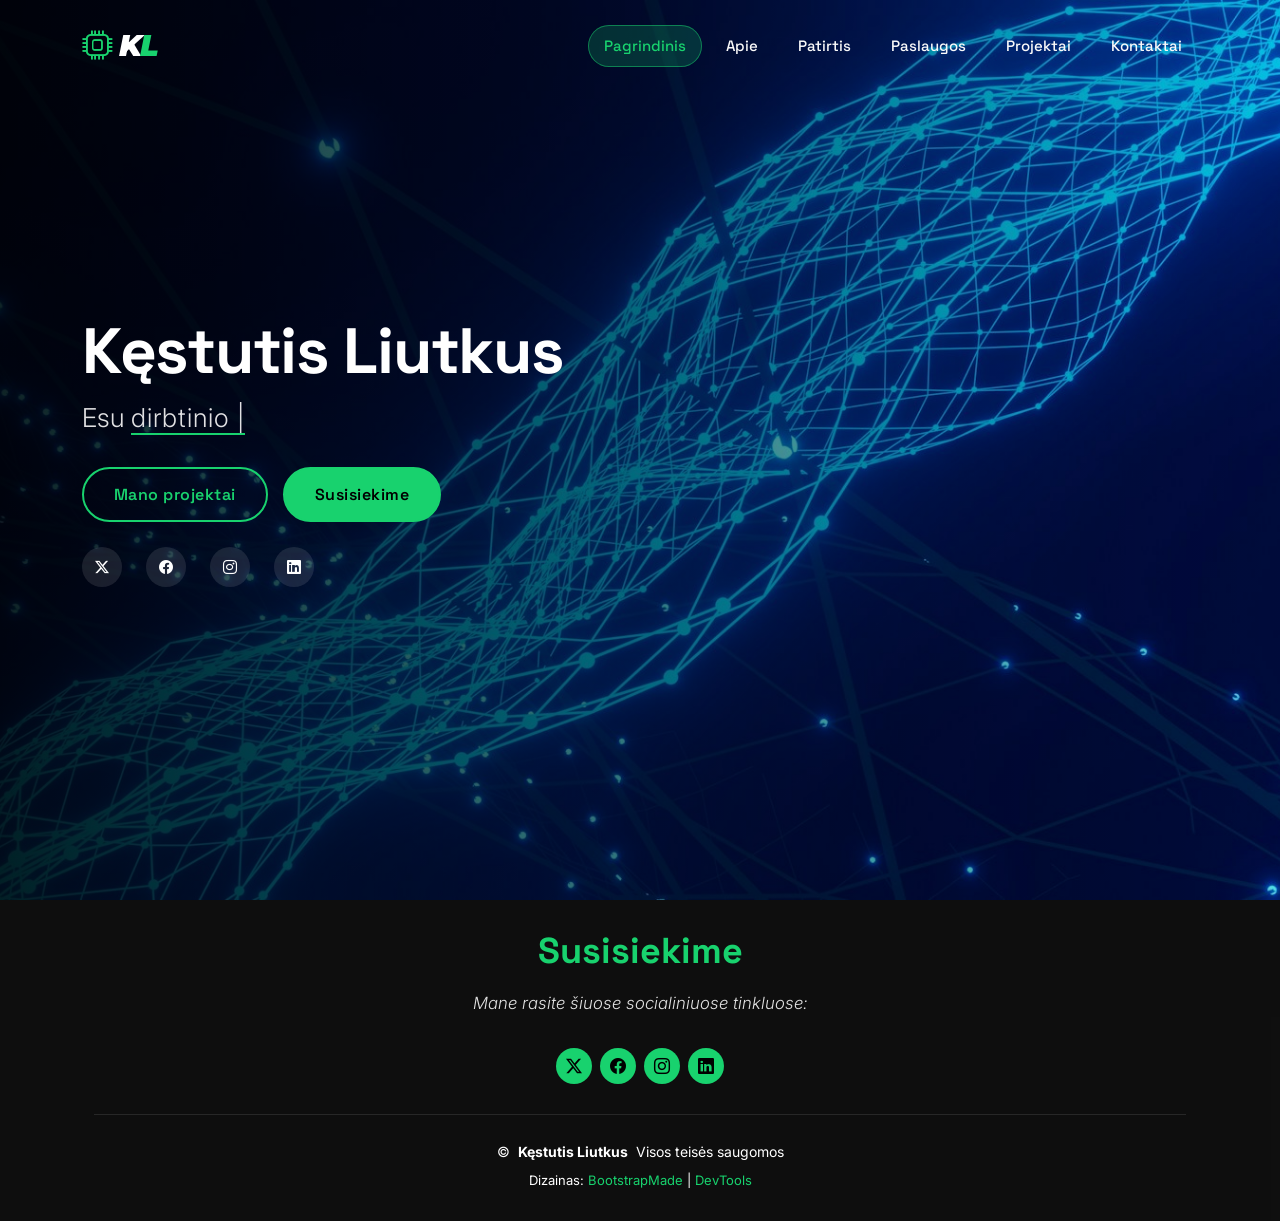
<file: index.html>
<!DOCTYPE html>
<html lang="lt">

<head>
  <meta charset="utf-8">
  <meta content="width=device-width, initial-scale=1.0" name="viewport">
  <title>Mano CV</title>
  <meta name="author" content="Kęstutis Liutkus">
  <meta name="description" content="Kęstutis Liutkus CV puslapis">
  <meta name="keywords" content="">

  <!-- Favicons -->
  <link href="assets/img/favicon.png?v=2" rel="icon">
  <link href="assets/img/apple-touch-icon.png" rel="apple-touch-icon">

  <!-- Fonts -->
  <link href="https://fonts.googleapis.com" rel="preconnect">
  <link href="https://fonts.gstatic.com" rel="preconnect" crossorigin>
  <link href="https://fonts.googleapis.com/css2?family=Roboto:ital,wght@0,100;0,300;0,400;0,500;0,700;0,900;1,100;1,300;1,400;1,500;1,700;1,900&family=Poppins:ital,wght@0,100;0,200;0,300;0,400;0,500;0,600;0,700;0,800;0,900;1,100;1,200;1,300;1,400;1,500;1,600;1,700;1,800;1,900&family=Raleway:ital,wght@0,100;0,200;0,300;0,400;0,500;0,600;0,700;0,800;0,900;1,100;1,200;1,300;1,400;1,500;1,600;1,700;1,800;1,900&display=swap" rel="stylesheet">

  <!-- Vendor CSS Files -->
  <link href="assets/vendor/bootstrap/css/bootstrap.min.css" rel="stylesheet">
  <link href="assets/vendor/bootstrap-icons/bootstrap-icons.css" rel="stylesheet">
  <link href="assets/vendor/aos/aos.css" rel="stylesheet">
  <link href="assets/vendor/swiper/swiper-bundle.min.css" rel="stylesheet">
  <link href="assets/vendor/glightbox/css/glightbox.min.css" rel="stylesheet">

  <!-- Main CSS File -->
  <link href="assets/css/main.css" rel="stylesheet">
  <link href="assets/css/custom.css" rel="stylesheet">

  <!-- =======================================================
  * Template Name: Personal
  * Template URL: https://bootstrapmade.com/personal-free-resume-bootstrap-template/
  * Updated: Mar 05 2025 with Bootstrap v5.3.3
  * Author: BootstrapMade.com
  * License: https://bootstrapmade.com/license/
  ======================================================== -->
</head>

<body class="index-page">

  <header id="header" class="header d-flex align-items-center fixed-top">
    <div class="container-fluid container-xl position-relative d-flex align-items-center justify-content-between">

      <a href="index.html" class="logo d-flex align-items-center">
        <!-- Uncomment the line below if you also wish to use an image logo -->
        <!-- <img src="assets/img/logo.webp" alt=""> -->
        <h1 class="sitename" style="font-style: italic; font-weight: 900; letter-spacing: -2px;"><i class="bi bi-cpu" style="color: var(--accent-color); font-style: normal; letter-spacing: 0;"></i> K<span style="color: var(--accent-color);">L</span></h1>
      </a>

      <nav id="navmenu" class="navmenu">
        <ul>
          <li><a href="index.html" class="active">Pagrindinis</a></li>
          <li><a href="about.html">Apie</a></li>
          <li><a href="resume.html">Patirtis</a></li>
          <li><a href="services.html">Paslaugos</a></li>
          <li><a href="portfolio.html">Projektai</a></li>
          <li><a href="contact.html">Kontaktai</a></li>
        </ul>
        <i class="mobile-nav-toggle d-xl-none bi bi-list"></i>
      </nav>

    </div>
  </header>

  <main class="main">

    <!-- Hero Section -->
    <section id="hero" class="hero section dark-background">

      <img src="assets/img/ai_bg.jpg" alt="Neuroninio tinklo iliustracija" data-aos="fade-in">

      <div class="container" data-aos="zoom-out" data-aos-delay="100">
        <h2>Kęstutis Liutkus</h2>
        <p>Esu <span class="typed" data-typed-items="dirbtinio intelekto sistemų inžinierius, mašininio mokymosi inžinierius"></span><span class="typed-cursor typed-cursor--blink"></span></p>
        <div class="hero-buttons">
          <a href="portfolio.html" class="btn-cv btn-cv-outline">Mano projektai</a>
          <a href="contact.html" class="btn-cv">Susisiekime</a>
        </div>
        <div class="social-links">
          <a href="#"><i class="bi bi-twitter-x"></i></a>
          <a href="#"><i class="bi bi-facebook"></i></a>
          <a href="#"><i class="bi bi-instagram"></i></a>
          <a href="#"><i class="bi bi-linkedin"></i></a>
        </div>
      </div>

    </section><!-- /Hero Section -->

  </main>

  <footer id="footer" class="footer dark-background">
    <div class="container">
      <h3 class="sitename">Susisiekime</h3>
      <p>Mane rasite šiuose socialiniuose tinkluose:</p>
      <div class="social-links d-flex justify-content-center">
        <a href=""><i class="bi bi-twitter-x"></i></a>
        <a href=""><i class="bi bi-facebook"></i></a>
        <a href=""><i class="bi bi-instagram"></i></a>
        <a href=""><i class="bi bi-linkedin"></i></a>
      </div>
      <div class="container">
        <div class="copyright">
          <span>©</span> <strong class="px-1 sitename">Kęstutis Liutkus</strong> <span>Visos teisės saugomos</span>
        </div>
        <div class="credits">
          <!-- All the links in the footer should remain intact. -->
          <!-- You can delete the links only if you've purchased the pro version. -->
          <!-- Licensing information: https://bootstrapmade.com/license/ -->
          <!-- Purchase the pro version with working PHP/AJAX contact form: [buy-url] -->
          Dizainas: <a href="https://bootstrapmade.com/">BootstrapMade</a> | <a href="https://bootstrapmade.com/tools/">DevTools</a>
        </div>
      </div>
    </div>
  </footer>

  <!-- Scroll Top -->
  <a href="#" id="scroll-top" class="scroll-top d-flex align-items-center justify-content-center"><i class="bi bi-arrow-up-short"></i></a>

  <!-- Preloader -->
  <div id="preloader"></div>

  <!-- Vendor JS Files -->
  <script src="assets/vendor/bootstrap/js/bootstrap.bundle.min.js"></script>
  <script src="assets/vendor/php-email-form/validate.js"></script>
  <script src="assets/vendor/aos/aos.js"></script>
  <script src="assets/vendor/typed.js/typed.umd.js"></script>
  <script src="assets/vendor/purecounter/purecounter_vanilla.js"></script>
  <script src="assets/vendor/waypoints/noframework.waypoints.js"></script>
  <script src="assets/vendor/swiper/swiper-bundle.min.js"></script>
  <script src="assets/vendor/glightbox/js/glightbox.min.js"></script>
  <script src="assets/vendor/imagesloaded/imagesloaded.pkgd.min.js"></script>
  <script src="assets/vendor/isotope-layout/isotope.pkgd.min.js"></script>

  <!-- Main JS File -->
  <script src="assets/js/main.js"></script>

</body>

</html>
</file>
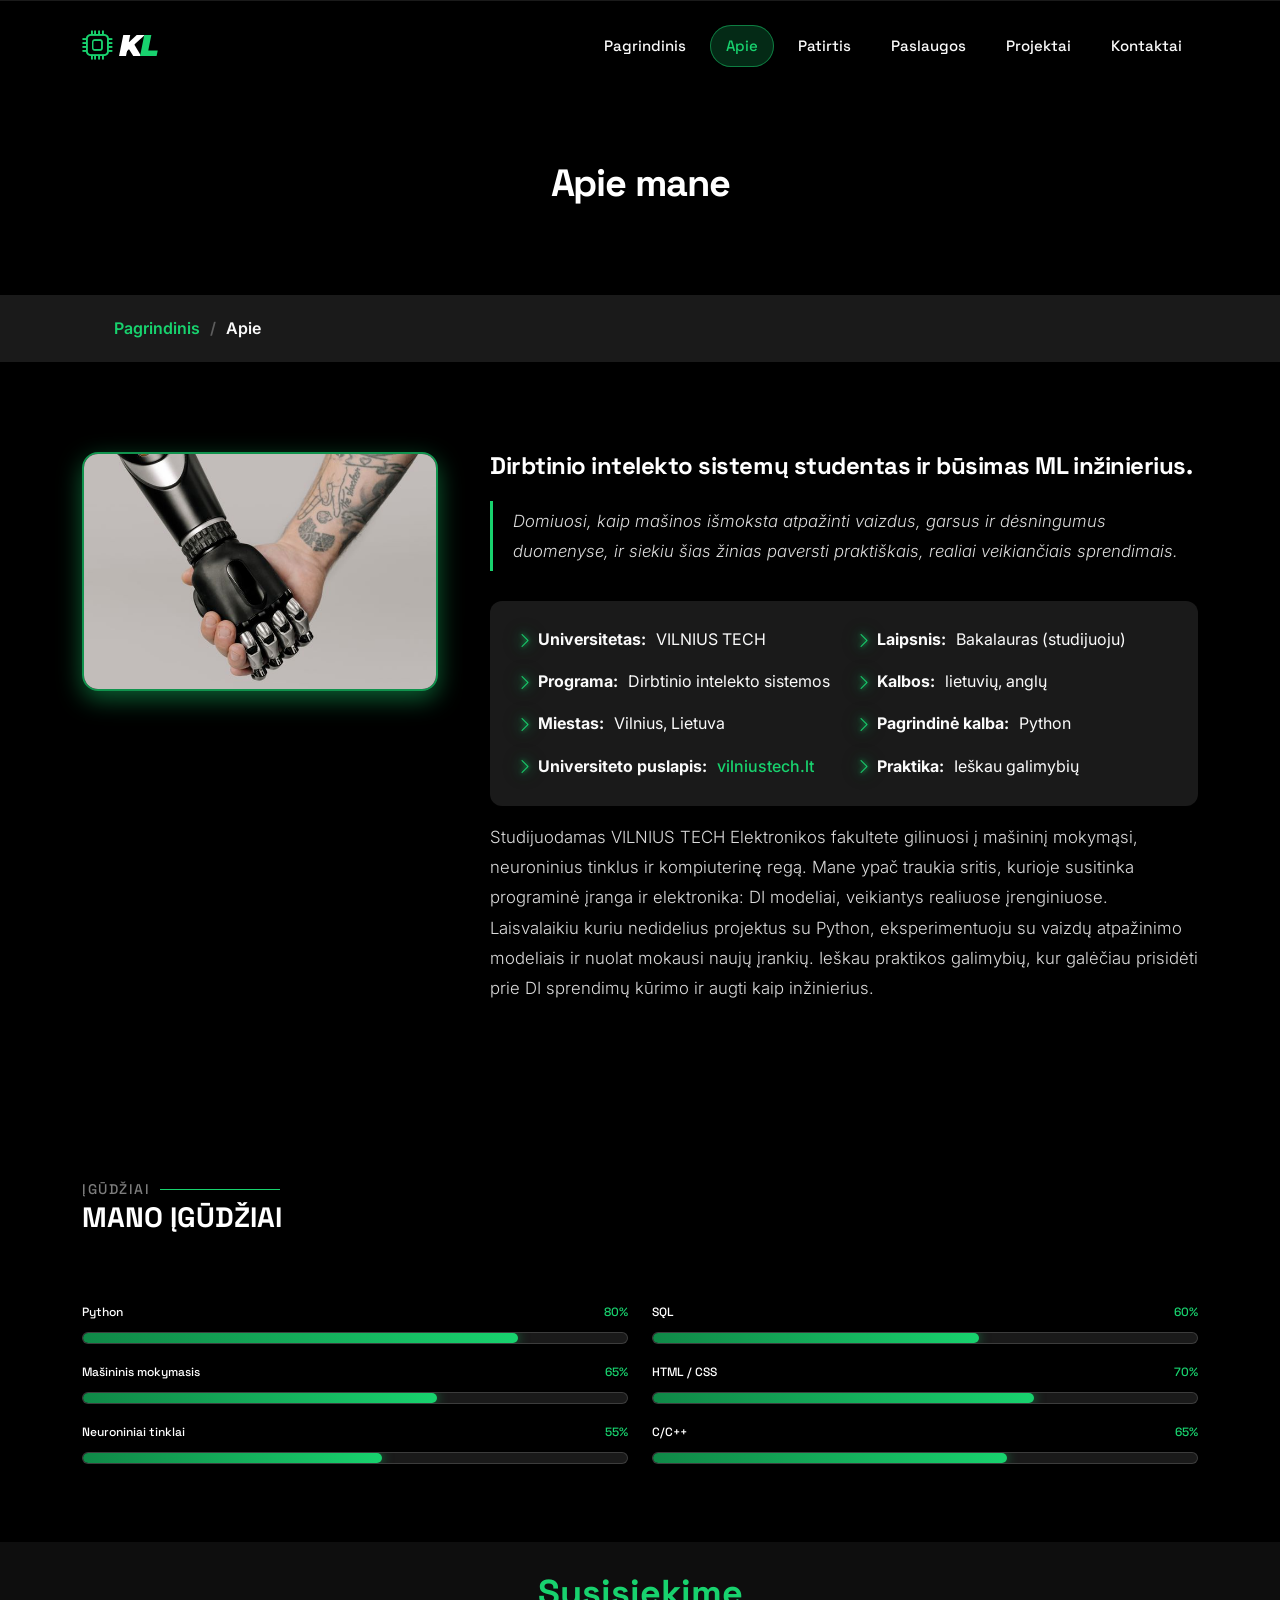
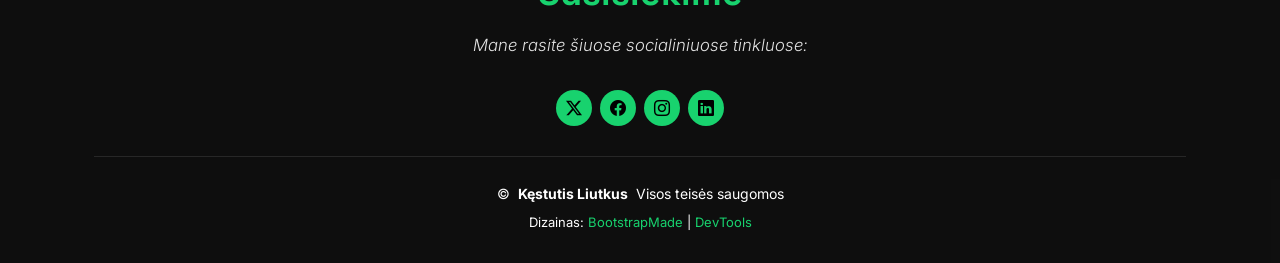
<file: about.html>
<!DOCTYPE html>
<html lang="en">

<head>
  <meta charset="utf-8">
  <meta content="width=device-width, initial-scale=1.0" name="viewport">
  <title>About - Personal Bootstrap Template</title>
  <meta name="description" content="">
  <meta name="keywords" content="">

  <!-- Favicons -->
  <link href="assets/img/favicon.png?v=2" rel="icon">
  <link href="assets/img/apple-touch-icon.png" rel="apple-touch-icon">

  <!-- Fonts -->
  <link href="https://fonts.googleapis.com" rel="preconnect">
  <link href="https://fonts.gstatic.com" rel="preconnect" crossorigin>
  <link href="https://fonts.googleapis.com/css2?family=Roboto:ital,wght@0,100;0,300;0,400;0,500;0,700;0,900;1,100;1,300;1,400;1,500;1,700;1,900&family=Poppins:ital,wght@0,100;0,200;0,300;0,400;0,500;0,600;0,700;0,800;0,900;1,100;1,200;1,300;1,400;1,500;1,600;1,700;1,800;1,900&family=Raleway:ital,wght@0,100;0,200;0,300;0,400;0,500;0,600;0,700;0,800;0,900;1,100;1,200;1,300;1,400;1,500;1,600;1,700;1,800;1,900&display=swap" rel="stylesheet">

  <!-- Vendor CSS Files -->
  <link href="assets/vendor/bootstrap/css/bootstrap.min.css" rel="stylesheet">
  <link href="assets/vendor/bootstrap-icons/bootstrap-icons.css" rel="stylesheet">
  <link href="assets/vendor/aos/aos.css" rel="stylesheet">
  <link href="assets/vendor/swiper/swiper-bundle.min.css" rel="stylesheet">
  <link href="assets/vendor/glightbox/css/glightbox.min.css" rel="stylesheet">

  <!-- Main CSS File -->
  <link href="assets/css/main.css" rel="stylesheet">
  <link href="assets/css/custom.css" rel="stylesheet">

  <!-- =======================================================
  * Template Name: Personal
  * Template URL: https://bootstrapmade.com/personal-free-resume-bootstrap-template/
  * Updated: Mar 05 2025 with Bootstrap v5.3.3
  * Author: BootstrapMade.com
  * License: https://bootstrapmade.com/license/
  ======================================================== -->
</head>

<body class="about-page">

  <header id="header" class="header d-flex align-items-center fixed-top">
    <div class="container-fluid container-xl position-relative d-flex align-items-center justify-content-between">

      <a href="index.html" class="logo d-flex align-items-center">
        <!-- Uncomment the line below if you also wish to use an image logo -->
        <!-- <img src="assets/img/logo.webp" alt=""> -->
        <h1 class="sitename" style="font-style: italic; font-weight: 900; letter-spacing: -2px;"><i class="bi bi-cpu" style="color: var(--accent-color); font-style: normal; letter-spacing: 0;"></i> K<span style="color: var(--accent-color);">L</span></h1>
      </a>

      <nav id="navmenu" class="navmenu">
        <ul>
          <li><a href="index.html">Pagrindinis</a></li>
          <li><a href="about.html" class="active">Apie</a></li>
          <li><a href="resume.html">Patirtis</a></li>
          <li><a href="services.html">Paslaugos</a></li>
          <li><a href="portfolio.html">Projektai</a></li>
          <li><a href="contact.html">Kontaktai</a></li>
        </ul>
        <i class="mobile-nav-toggle d-xl-none bi bi-list"></i>
      </nav>

    </div>
  </header>

  <main class="main">

    <!-- Page Title -->
    <div class="page-title" data-aos="fade">
      <div class="heading">
        <div class="container">
          <div class="row d-flex justify-content-center text-center">
            <div class="col-lg-8">
              <h1>Apie mane</h1>
            </div>
          </div>
        </div>
      </div>
      <nav class="breadcrumbs">
        <div class="container">
          <ol>
            <li><a href="index.html">Pagrindinis</a></li>
            <li class="current">Apie</li>
          </ol>
        </div>
      </nav>
    </div><!-- End Page Title -->

    <!-- About Section -->
    <section id="about" class="about section">

      <div class="container" data-aos="fade-up" data-aos-delay="100">

        <div class="row gy-4 justify-content-center">
          <div class="col-lg-4">
            <img src="assets/img/about_sec.jpg" class="img-fluid" alt="Roboto ir žmogaus rankos paspaudimas">
          </div>
          <div class="col-lg-8 content">
            <h2>Dirbtinio intelekto sistemų studentas ir būsimas ML inžinierius.</h2>
            <p class="fst-italic py-3">
              Domiuosi, kaip mašinos išmoksta atpažinti vaizdus, garsus ir dėsningumus duomenyse, ir siekiu
              šias žinias paversti praktiškais, realiai veikiančiais sprendimais.
            </p>
            <div class="row">
              <div class="col-lg-6">
                <ul>
                  <li><i class="bi bi-chevron-right"></i> <strong>Universitetas:</strong> <span>VILNIUS TECH</span></li>
                  <li><i class="bi bi-chevron-right"></i> <strong>Programa:</strong> <span>Dirbtinio intelekto sistemos</span></li>
                  <li><i class="bi bi-chevron-right"></i> <strong>Miestas:</strong> <span>Vilnius, Lietuva</span></li>
                  <li><i class="bi bi-chevron-right"></i> <strong>Universiteto puslapis:</strong> <span><a href="https://vilniustech.lt" target="_blank">vilniustech.lt</a></span></li>
                </ul>
              </div>
              <div class="col-lg-6">
                <ul>
                  <li><i class="bi bi-chevron-right"></i> <strong>Laipsnis:</strong> <span>Bakalauras (studijuoju)</span></li>
                  <li><i class="bi bi-chevron-right"></i> <strong>Kalbos:</strong> <span>lietuvių, anglų</span></li>
                  <li><i class="bi bi-chevron-right"></i> <strong>Pagrindinė kalba:</strong> <span>Python</span></li>
                  <li><i class="bi bi-chevron-right"></i> <strong>Praktika:</strong> <span>Ieškau galimybių</span></li>
                </ul>
              </div>
            </div>
            <p class="py-3">
              Studijuodamas VILNIUS TECH Elektronikos fakultete gilinuosi į mašininį mokymąsi, neuroninius tinklus
              ir kompiuterinę regą. Mane ypač traukia sritis, kurioje susitinka programinė įranga ir elektronika:
              DI modeliai, veikiantys realiuose įrenginiuose. Laisvalaikiu kuriu nedidelius projektus su Python,
              eksperimentuoju su vaizdų atpažinimo modeliais ir nuolat mokausi naujų įrankių. Ieškau praktikos
              galimybių, kur galėčiau prisidėti prie DI sprendimų kūrimo ir augti kaip inžinierius.
            </p>
          </div>
        </div>

      </div>

    </section><!-- /About Section -->

    <!-- Skills Section -->
    <section id="skills" class="skills section">

      <!-- Section Title -->
      <div class="container section-title" data-aos="fade-up">
        <h2>Įgūdžiai</h2>
        <div><span>Mano</span> <span class="description-title">įgūdžiai</span></div>
      </div><!-- End Section Title -->

      <div class="container" data-aos="fade-up" data-aos-delay="100">

        <div class="row skills-content skills-animation">

          <div class="col-lg-6">

            <div class="progress">
              <span class="skill"><span>Python</span> <i class="val">80%</i></span>
              <div class="progress-bar-wrap">
                <div class="progress-bar" role="progressbar" aria-valuenow="80" aria-valuemin="0" aria-valuemax="100"></div>
              </div>
            </div><!-- End Skills Item -->

            <div class="progress">
              <span class="skill"><span>Mašininis mokymasis</span> <i class="val">65%</i></span>
              <div class="progress-bar-wrap">
                <div class="progress-bar" role="progressbar" aria-valuenow="65" aria-valuemin="0" aria-valuemax="100"></div>
              </div>
            </div><!-- End Skills Item -->

            <div class="progress">
              <span class="skill"><span>Neuroniniai tinklai</span> <i class="val">55%</i></span>
              <div class="progress-bar-wrap">
                <div class="progress-bar" role="progressbar" aria-valuenow="55" aria-valuemin="0" aria-valuemax="100"></div>
              </div>
            </div><!-- End Skills Item -->

          </div>

          <div class="col-lg-6">

            <div class="progress">
              <span class="skill"><span>SQL</span> <i class="val">60%</i></span>
              <div class="progress-bar-wrap">
                <div class="progress-bar" role="progressbar" aria-valuenow="60" aria-valuemin="0" aria-valuemax="100"></div>
              </div>
            </div><!-- End Skills Item -->

            <div class="progress">
              <span class="skill"><span>HTML / CSS</span> <i class="val">70%</i></span>
              <div class="progress-bar-wrap">
                <div class="progress-bar" role="progressbar" aria-valuenow="70" aria-valuemin="0" aria-valuemax="100"></div>
              </div>
            </div><!-- End Skills Item -->

            <div class="progress">
              <span class="skill"><span>C/C++</span> <i class="val">65%</i></span>
              <div class="progress-bar-wrap">
                <div class="progress-bar" role="progressbar" aria-valuenow="65" aria-valuemin="0" aria-valuemax="100"></div>
              </div>
            </div><!-- End Skills Item -->

          </div>

        </div>

      </div>

    </section><!-- /Skills Section -->

  </main>
  
  <footer id="footer" class="footer dark-background">
    <div class="container">
      <h3 class="sitename">Susisiekime</h3>
      <p>Mane rasite šiuose socialiniuose tinkluose:</p>
      <div class="social-links d-flex justify-content-center">
        <a href=""><i class="bi bi-twitter-x"></i></a>
        <a href=""><i class="bi bi-facebook"></i></a>
        <a href=""><i class="bi bi-instagram"></i></a>
        <a href=""><i class="bi bi-linkedin"></i></a>
      </div>
      <div class="container">
        <div class="copyright">
          <span>©</span> <strong class="px-1 sitename">Kęstutis Liutkus</strong> <span>Visos teisės saugomos</span>
        </div>
        <div class="credits">
          <!-- All the links in the footer should remain intact. -->
          <!-- You can delete the links only if you've purchased the pro version. -->
          <!-- Licensing information: https://bootstrapmade.com/license/ -->
          <!-- Purchase the pro version with working PHP/AJAX contact form: [buy-url] -->
          Dizainas: <a href="https://bootstrapmade.com/">BootstrapMade</a> | <a href="https://bootstrapmade.com/tools/">DevTools</a>
        </div>
      </div>
    </div>
  </footer>

  <!-- Scroll Top -->
  <a href="#" id="scroll-top" class="scroll-top d-flex align-items-center justify-content-center"><i class="bi bi-arrow-up-short"></i></a>

  <!-- Preloader -->
  <div id="preloader"></div>

  <!-- Vendor JS Files -->
  <script src="assets/vendor/bootstrap/js/bootstrap.bundle.min.js"></script>
  <script src="assets/vendor/php-email-form/validate.js"></script>
  <script src="assets/vendor/aos/aos.js"></script>
  <script src="assets/vendor/typed.js/typed.umd.js"></script>
  <script src="assets/vendor/purecounter/purecounter_vanilla.js"></script>
  <script src="assets/vendor/waypoints/noframework.waypoints.js"></script>
  <script src="assets/vendor/swiper/swiper-bundle.min.js"></script>
  <script src="assets/vendor/glightbox/js/glightbox.min.js"></script>
  <script src="assets/vendor/imagesloaded/imagesloaded.pkgd.min.js"></script>
  <script src="assets/vendor/isotope-layout/isotope.pkgd.min.js"></script>

  <!-- Main JS File -->
  <script src="assets/js/main.js"></script>

</body>

</html>
</file>
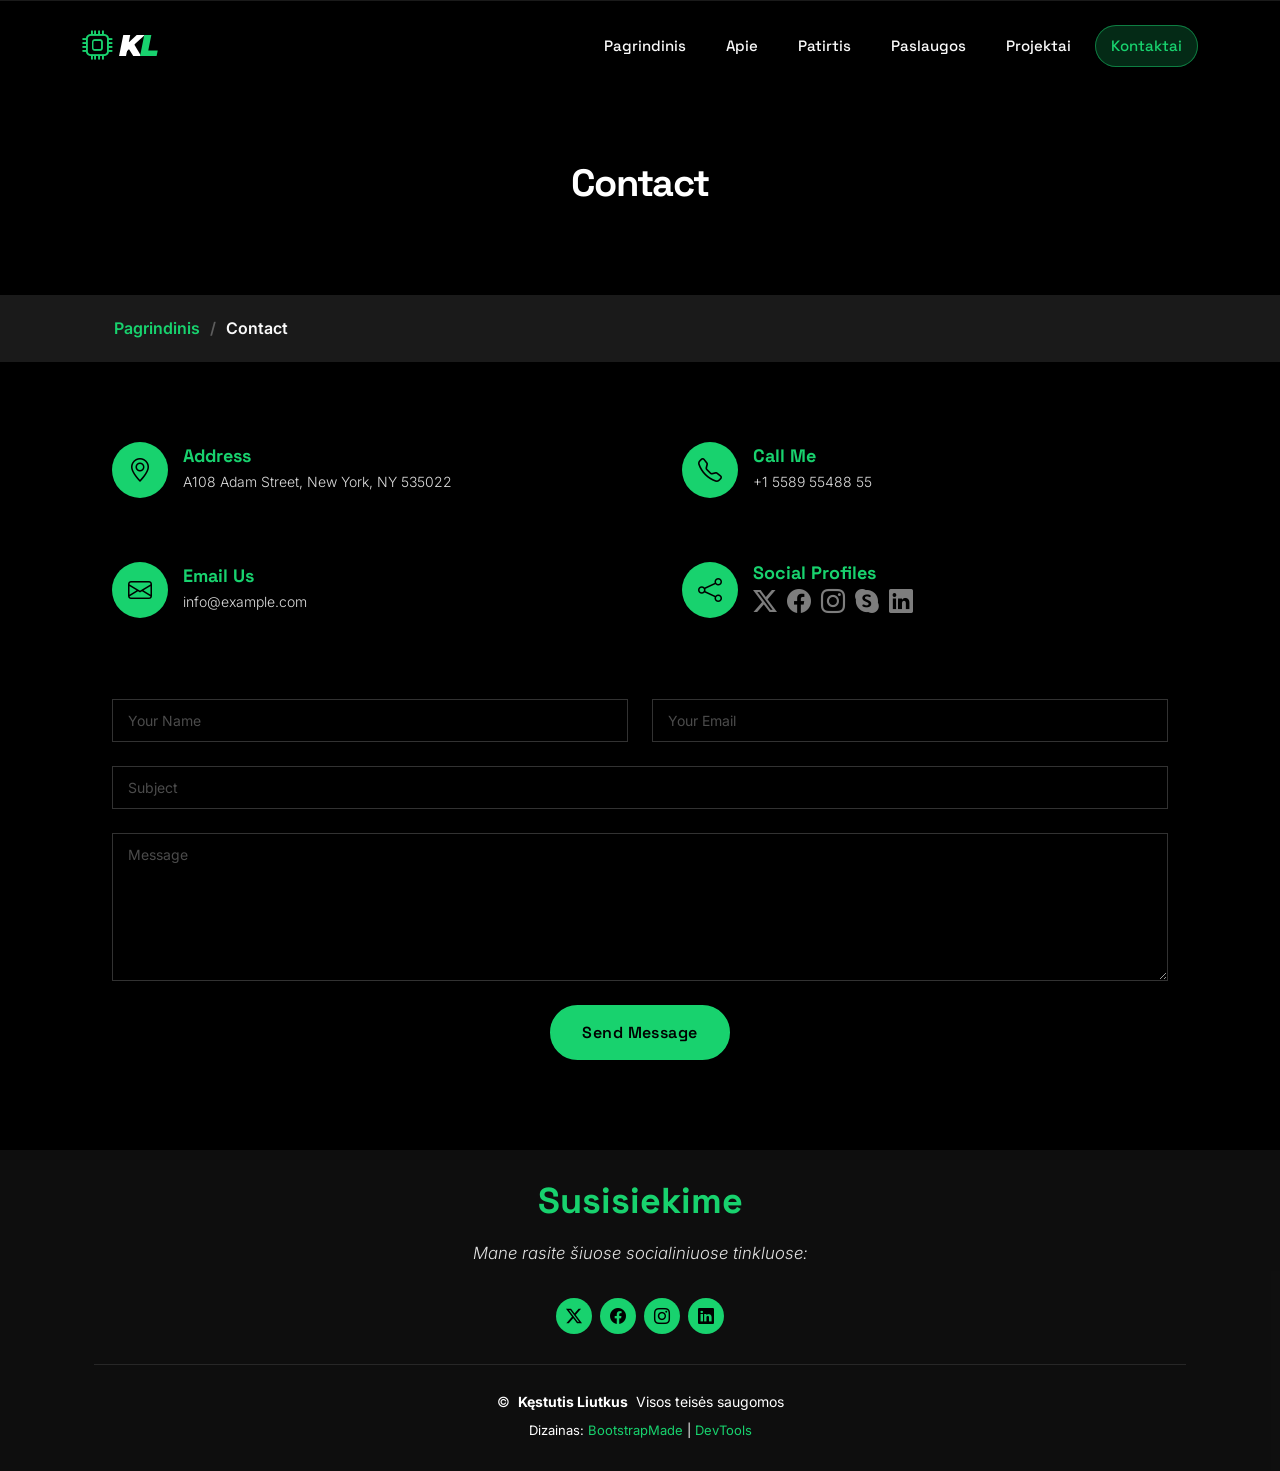
<file: contact.html>
<!DOCTYPE html>
<html lang="en">

<head>
  <meta charset="utf-8">
  <meta content="width=device-width, initial-scale=1.0" name="viewport">
  <title>Contact - Personal Bootstrap Template</title>
  <meta name="description" content="">
  <meta name="keywords" content="">

  <!-- Favicons -->
  <link href="assets/img/favicon.png?v=2" rel="icon">
  <link href="assets/img/apple-touch-icon.png" rel="apple-touch-icon">

  <!-- Fonts -->
  <link href="https://fonts.googleapis.com" rel="preconnect">
  <link href="https://fonts.gstatic.com" rel="preconnect" crossorigin>
  <link href="https://fonts.googleapis.com/css2?family=Roboto:ital,wght@0,100;0,300;0,400;0,500;0,700;0,900;1,100;1,300;1,400;1,500;1,700;1,900&family=Poppins:ital,wght@0,100;0,200;0,300;0,400;0,500;0,600;0,700;0,800;0,900;1,100;1,200;1,300;1,400;1,500;1,600;1,700;1,800;1,900&family=Raleway:ital,wght@0,100;0,200;0,300;0,400;0,500;0,600;0,700;0,800;0,900;1,100;1,200;1,300;1,400;1,500;1,600;1,700;1,800;1,900&display=swap" rel="stylesheet">

  <!-- Vendor CSS Files -->
  <link href="assets/vendor/bootstrap/css/bootstrap.min.css" rel="stylesheet">
  <link href="assets/vendor/bootstrap-icons/bootstrap-icons.css" rel="stylesheet">
  <link href="assets/vendor/aos/aos.css" rel="stylesheet">
  <link href="assets/vendor/swiper/swiper-bundle.min.css" rel="stylesheet">
  <link href="assets/vendor/glightbox/css/glightbox.min.css" rel="stylesheet">

  <!-- Main CSS File -->
  <link href="assets/css/main.css" rel="stylesheet">
  <link href="assets/css/custom.css" rel="stylesheet">

  <!-- =======================================================
  * Template Name: Personal
  * Template URL: https://bootstrapmade.com/personal-free-resume-bootstrap-template/
  * Updated: Mar 05 2025 with Bootstrap v5.3.3
  * Author: BootstrapMade.com
  * License: https://bootstrapmade.com/license/
  ======================================================== -->
</head>

<body class="contact-page">

  <header id="header" class="header d-flex align-items-center fixed-top">
    <div class="container-fluid container-xl position-relative d-flex align-items-center justify-content-between">

      <a href="index.html" class="logo d-flex align-items-center">
        <!-- Uncomment the line below if you also wish to use an image logo -->
        <!-- <img src="assets/img/logo.webp" alt=""> -->
        <h1 class="sitename" style="font-style: italic; font-weight: 900; letter-spacing: -2px;"><i class="bi bi-cpu" style="color: var(--accent-color); font-style: normal; letter-spacing: 0;"></i> K<span style="color: var(--accent-color);">L</span></h1>
      </a>

      <nav id="navmenu" class="navmenu">
        <ul>
          <li><a href="index.html">Pagrindinis</a></li>
          <li><a href="about.html">Apie</a></li>
          <li><a href="resume.html">Patirtis</a></li>
          <li><a href="services.html">Paslaugos</a></li>
          <li><a href="portfolio.html">Projektai</a></li>
          <li><a href="contact.html" class="active">Kontaktai</a></li>
        </ul>
        <i class="mobile-nav-toggle d-xl-none bi bi-list"></i>
      </nav>

    </div>
  </header>

  <main class="main">

    <!-- Page Title -->
    <div class="page-title" data-aos="fade">
      <div class="heading">
        <div class="container">
          <div class="row d-flex justify-content-center text-center">
            <div class="col-lg-8">
              <h1>Contact</h1>
            </div>
          </div>
        </div>
      </div>
      <nav class="breadcrumbs">
        <div class="container">
          <ol>
            <li><a href="index.html">Pagrindinis</a></li>
            <li class="current">Contact</li>
          </ol>
        </div>
      </nav>
    </div><!-- End Page Title -->

    <!-- Contact Section -->
    <section id="contact" class="contact section">

      <div class="container" data-aos="fade-up" data-aos-delay="100">

        <div class="row gy-4">

          <div class="col-md-6">
            <div class="info-item d-flex align-items-center" data-aos="fade-up" data-aos-delay="200">
              <i class="icon bi bi-geo-alt flex-shrink-0"></i>
              <div>
                <h3>Address</h3>
                <p>A108 Adam Street, New York, NY 535022</p>
              </div>
            </div>
          </div><!-- End Info Item -->

          <div class="col-md-6">
            <div class="info-item d-flex align-items-center" data-aos="fade-up" data-aos-delay="300">
              <i class="icon bi bi-telephone flex-shrink-0"></i>
              <div>
                <h3>Call Me</h3>
                <p>+1 5589 55488 55</p>
              </div>
            </div>
          </div><!-- End Info Item -->

          <div class="col-md-6">
            <div class="info-item d-flex align-items-center" data-aos="fade-up" data-aos-delay="400">
              <i class="icon bi bi-envelope flex-shrink-0"></i>
              <div>
                <h3>Email Us</h3>
                <p>info@example.com</p>
              </div>
            </div>
          </div><!-- End Info Item -->

          <div class="col-md-6">
            <div class="info-item d-flex align-items-center" data-aos="fade-up" data-aos-delay="500">
              <i class="icon bi bi-share flex-shrink-0"></i>
              <div>
                <h3>Social Profiles</h3>
                <div class="social-links">
                  <a href="#"><i class="bi bi-twitter-x"></i></a>
                  <a href="#"><i class="bi bi-facebook"></i></a>
                  <a href="#"><i class="bi bi-instagram"></i></a>
                  <a href="#"><i class="bi bi-skype"></i></a>
                  <a href="#"><i class="bi bi-linkedin"></i></a>
                </div>
              </div>
            </div>
          </div><!-- End Info Item -->

        </div>

        <form action="forms/contact.php" method="post" class="php-email-form" data-aos="fade-up" data-aos-delay="600">
          <div class="row gy-4">

            <div class="col-md-6">
              <input type="text" name="name" class="form-control" placeholder="Your Name" required="">
            </div>

            <div class="col-md-6 ">
              <input type="email" class="form-control" name="email" placeholder="Your Email" required="">
            </div>

            <div class="col-md-12">
              <input type="text" class="form-control" name="subject" placeholder="Subject" required="">
            </div>

            <div class="col-md-12">
              <textarea class="form-control" name="message" rows="6" placeholder="Message" required=""></textarea>
            </div>

            <div class="col-md-12 text-center">
              <div class="loading">Loading</div>
              <div class="error-message"></div>
              <div class="sent-message">Your message has been sent. Thank you!</div>

              <button type="submit">Send Message</button>
            </div>

          </div>
        </form><!-- End Contact Form -->

      </div>

    </section><!-- /Contact Section -->

  </main>

  <footer id="footer" class="footer dark-background">
    <div class="container">
      <h3 class="sitename">Susisiekime</h3>
      <p>Mane rasite šiuose socialiniuose tinkluose:</p>
      <div class="social-links d-flex justify-content-center">
        <a href=""><i class="bi bi-twitter-x"></i></a>
        <a href=""><i class="bi bi-facebook"></i></a>
        <a href=""><i class="bi bi-instagram"></i></a>
        <a href=""><i class="bi bi-linkedin"></i></a>
      </div>
      <div class="container">
        <div class="copyright">
          <span>©</span> <strong class="px-1 sitename">Kęstutis Liutkus</strong> <span>Visos teisės saugomos</span>
        </div>
        <div class="credits">
          <!-- All the links in the footer should remain intact. -->
          <!-- You can delete the links only if you've purchased the pro version. -->
          <!-- Licensing information: https://bootstrapmade.com/license/ -->
          <!-- Purchase the pro version with working PHP/AJAX contact form: [buy-url] -->
          Dizainas: <a href="https://bootstrapmade.com/">BootstrapMade</a> | <a href="https://bootstrapmade.com/tools/">DevTools</a>
        </div>
      </div>
    </div>
  </footer>

  <!-- Scroll Top -->
  <a href="#" id="scroll-top" class="scroll-top d-flex align-items-center justify-content-center"><i class="bi bi-arrow-up-short"></i></a>

  <!-- Preloader -->
  <div id="preloader"></div>

  <!-- Vendor JS Files -->
  <script src="assets/vendor/bootstrap/js/bootstrap.bundle.min.js"></script>
  <script src="assets/vendor/php-email-form/validate.js"></script>
  <script src="assets/vendor/aos/aos.js"></script>
  <script src="assets/vendor/typed.js/typed.umd.js"></script>
  <script src="assets/vendor/purecounter/purecounter_vanilla.js"></script>
  <script src="assets/vendor/waypoints/noframework.waypoints.js"></script>
  <script src="assets/vendor/swiper/swiper-bundle.min.js"></script>
  <script src="assets/vendor/glightbox/js/glightbox.min.js"></script>
  <script src="assets/vendor/imagesloaded/imagesloaded.pkgd.min.js"></script>
  <script src="assets/vendor/isotope-layout/isotope.pkgd.min.js"></script>

  <!-- Main JS File -->
  <script src="assets/js/main.js"></script>

</body>

</html>
</file>
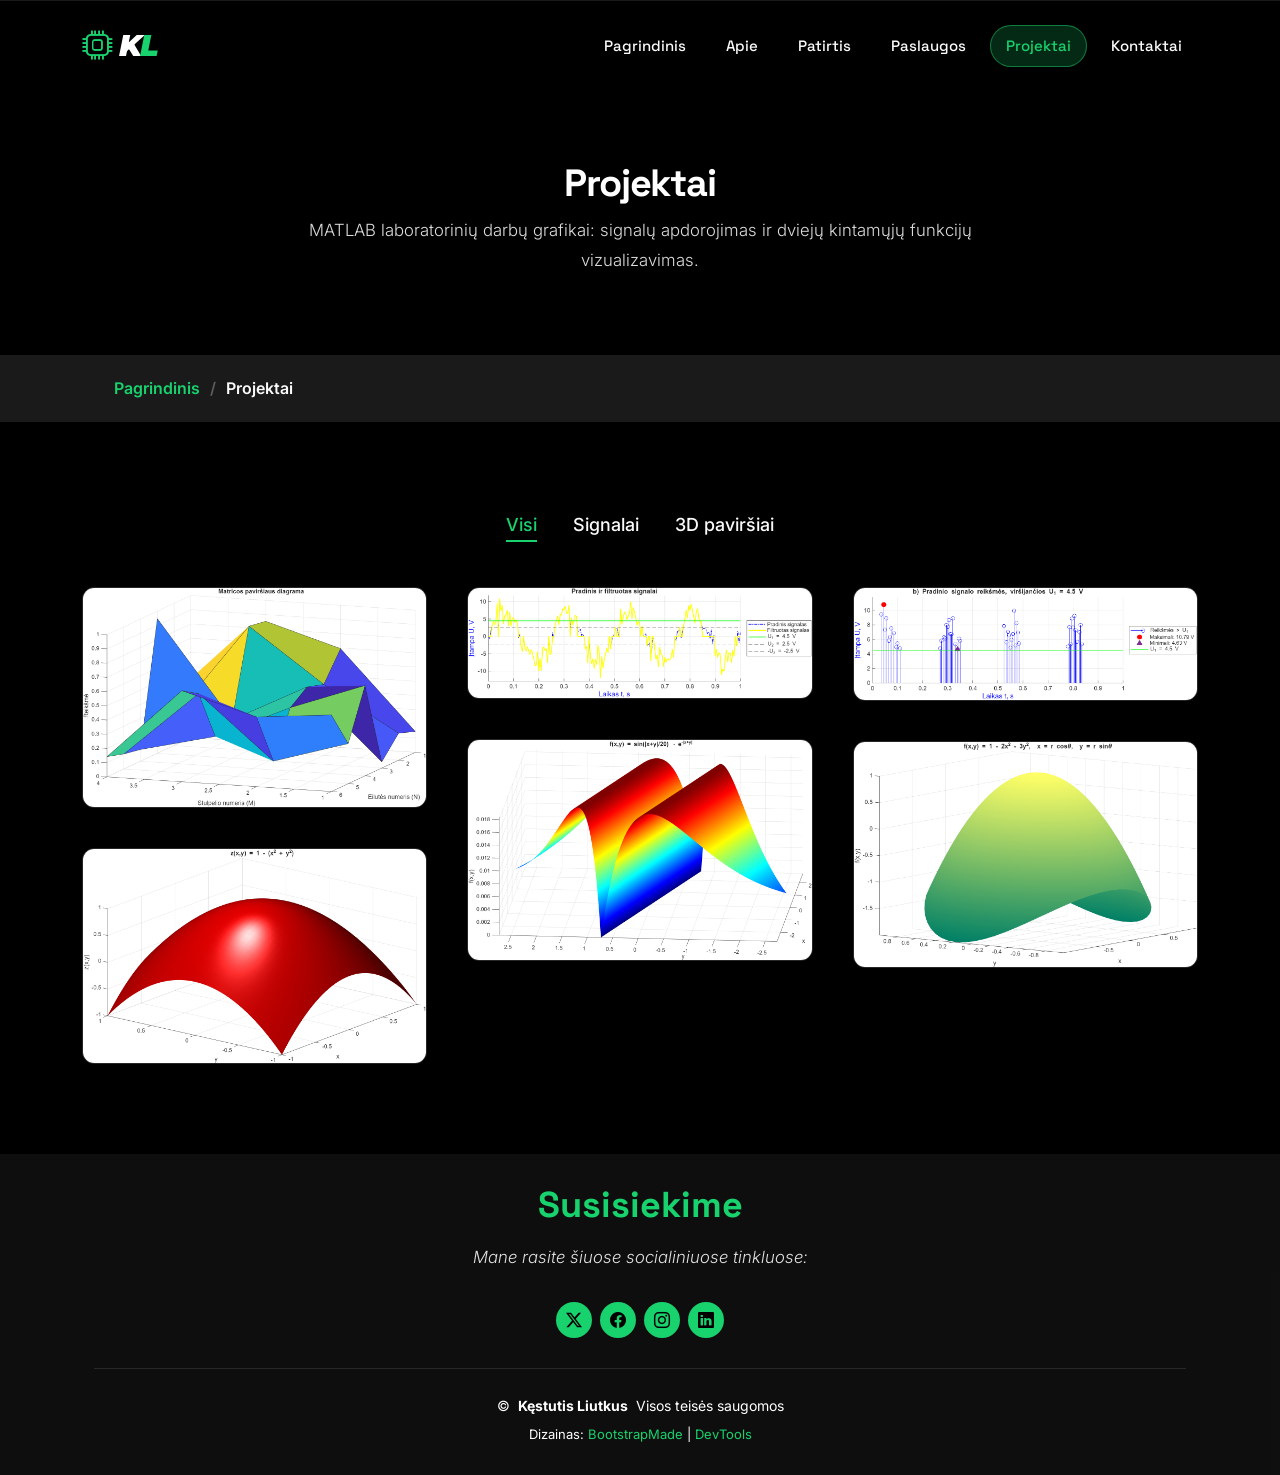
<file: portfolio.html>
<!DOCTYPE html>
<html lang="en">

<head>
  <meta charset="utf-8">
  <meta content="width=device-width, initial-scale=1.0" name="viewport">
  <title>Portfolio - Personal Bootstrap Template</title>
  <meta name="description" content="">
  <meta name="keywords" content="">

  <!-- Favicons -->
  <link href="assets/img/favicon.png?v=2" rel="icon">
  <link href="assets/img/apple-touch-icon.png" rel="apple-touch-icon">

  <!-- Fonts -->
  <link href="https://fonts.googleapis.com" rel="preconnect">
  <link href="https://fonts.gstatic.com" rel="preconnect" crossorigin>
  <link href="https://fonts.googleapis.com/css2?family=Roboto:ital,wght@0,100;0,300;0,400;0,500;0,700;0,900;1,100;1,300;1,400;1,500;1,700;1,900&family=Poppins:ital,wght@0,100;0,200;0,300;0,400;0,500;0,600;0,700;0,800;0,900;1,100;1,200;1,300;1,400;1,500;1,600;1,700;1,800;1,900&family=Raleway:ital,wght@0,100;0,200;0,300;0,400;0,500;0,600;0,700;0,800;0,900;1,100;1,200;1,300;1,400;1,500;1,600;1,700;1,800;1,900&display=swap" rel="stylesheet">

  <!-- Vendor CSS Files -->
  <link href="assets/vendor/bootstrap/css/bootstrap.min.css" rel="stylesheet">
  <link href="assets/vendor/bootstrap-icons/bootstrap-icons.css" rel="stylesheet">
  <link href="assets/vendor/aos/aos.css" rel="stylesheet">
  <link href="assets/vendor/swiper/swiper-bundle.min.css" rel="stylesheet">
  <link href="assets/vendor/glightbox/css/glightbox.min.css" rel="stylesheet">

  <!-- Main CSS File -->
  <link href="assets/css/main.css" rel="stylesheet">
  <link href="assets/css/custom.css" rel="stylesheet">

  <!-- =======================================================
  * Template Name: Personal
  * Template URL: https://bootstrapmade.com/personal-free-resume-bootstrap-template/
  * Updated: Mar 05 2025 with Bootstrap v5.3.3
  * Author: BootstrapMade.com
  * License: https://bootstrapmade.com/license/
  ======================================================== -->
</head>

<body class="portfolio-page">

  <header id="header" class="header d-flex align-items-center fixed-top">
    <div class="container-fluid container-xl position-relative d-flex align-items-center justify-content-between">

      <a href="index.html" class="logo d-flex align-items-center">
        <!-- Uncomment the line below if you also wish to use an image logo -->
        <!-- <img src="assets/img/logo.webp" alt=""> -->
        <h1 class="sitename" style="font-style: italic; font-weight: 900; letter-spacing: -2px;"><i class="bi bi-cpu" style="color: var(--accent-color); font-style: normal; letter-spacing: 0;"></i> K<span style="color: var(--accent-color);">L</span></h1>
      </a>

      <nav id="navmenu" class="navmenu">
        <ul>
          <li><a href="index.html">Pagrindinis</a></li>
          <li><a href="about.html">Apie</a></li>
          <li><a href="resume.html">Patirtis</a></li>
          <li><a href="services.html">Paslaugos</a></li>
          <li><a href="portfolio.html" class="active">Projektai</a></li>
          <li><a href="contact.html">Kontaktai</a></li>
        </ul>
        <i class="mobile-nav-toggle d-xl-none bi bi-list"></i>
      </nav>

    </div>
  </header>

  <main class="main">

    <!-- Page Title -->
    <div class="page-title" data-aos="fade">
      <div class="heading">
        <div class="container">
          <div class="row d-flex justify-content-center text-center">
            <div class="col-lg-8">
              <h1>Projektai</h1>
              <p class="mb-0">MATLAB laboratorinių darbų grafikai: signalų apdorojimas ir dviejų kintamųjų funkcijų vizualizavimas.</p>
            </div>
          </div>
        </div>
      </div>
      <nav class="breadcrumbs">
        <div class="container">
          <ol>
            <li><a href="index.html">Pagrindinis</a></li>
            <li class="current">Projektai</li>
          </ol>
        </div>
      </nav>
    </div><!-- End Page Title -->

    <!-- Portfolio Section -->
    <section id="portfolio" class="portfolio section">

      <div class="container">

        <div class="isotope-layout" data-default-filter="*" data-layout="masonry" data-sort="original-order">

          <ul class="portfolio-filters isotope-filters" data-aos="fade-up" data-aos-delay="100">
            <li data-filter="*" class="filter-active">Visi</li>
            <li data-filter=".filter-signals">Signalai</li>
            <li data-filter=".filter-surfaces">3D paviršiai</li>
          </ul><!-- End Portfolio Filters -->

          <div class="row gy-4 isotope-container" data-aos="fade-up" data-aos-delay="200">

            <div class="col-lg-4 col-md-6 portfolio-item isotope-item filter-surfaces">
              <div class="portfolio-content h-100">
                <img src="assets/img/portfolio/matlab_graph_1.png" class="img-fluid" alt="Atsitiktinės 6×4 matricos reikšmių 3D paviršiaus diagrama">
                <div class="portfolio-info">
                  <h4>Matricos paviršius</h4>
                  <p>Atsitiktinės 6×4 matricos reikšmių vizualizavimas 3D paviršiumi</p>
                  <a href="assets/img/portfolio/matlab_graph_1.png" title="Matricos paviršius" data-gallery="portfolio-gallery-surfaces" class="glightbox preview-link"><i class="bi bi-zoom-in"></i></a>
                </div>
              </div>
            </div><!-- End Portfolio Item -->

            <div class="col-lg-4 col-md-6 portfolio-item isotope-item filter-signals">
              <div class="portfolio-content h-100">
                <img src="assets/img/portfolio/matlab_graph_2.png" class="img-fluid" alt="Pradinio ir filtruoto signalo grafikas su įtampos slenksčiais">
                <div class="portfolio-info">
                  <h4>Signalo filtravimas</h4>
                  <p>Triukšmingas signalas ir jo filtruota versija pagal įtampos slenksčius</p>
                  <a href="assets/img/portfolio/matlab_graph_2.png" title="Signalo filtravimas" data-gallery="portfolio-gallery-signals" class="glightbox preview-link"><i class="bi bi-zoom-in"></i></a>
                </div>
              </div>
            </div><!-- End Portfolio Item -->

            <div class="col-lg-4 col-md-6 portfolio-item isotope-item filter-signals">
              <div class="portfolio-content h-100">
                <img src="assets/img/portfolio/matlab_graph_3.png" class="img-fluid" alt="Signalo reikšmių, viršijančių 4.5 V, stiebų diagrama">
                <div class="portfolio-info">
                  <h4>Slenksčio analizė</h4>
                  <p>Signalo reikšmės, viršijančios 4.5 V, su pažymėtu maksimumu ir minimumu</p>
                  <a href="assets/img/portfolio/matlab_graph_3.png" title="Slenksčio analizė" data-gallery="portfolio-gallery-signals" class="glightbox preview-link"><i class="bi bi-zoom-in"></i></a>
                </div>
              </div>
            </div><!-- End Portfolio Item -->

            <div class="col-lg-4 col-md-6 portfolio-item isotope-item filter-surfaces">
              <div class="portfolio-content h-100">
                <img src="assets/img/portfolio/matlab_graph_4.png" class="img-fluid" alt="Funkcijos sin(|x+y|/20)·e^(-|x+y|) 3D paviršius">
                <div class="portfolio-info">
                  <h4>Eksponentinis paviršius</h4>
                  <p>Dviejų kintamųjų funkcijos su moduliu ir eksponente 3D grafikas</p>
                  <a href="assets/img/portfolio/matlab_graph_4.png" title="Eksponentinis paviršius" data-gallery="portfolio-gallery-surfaces" class="glightbox preview-link"><i class="bi bi-zoom-in"></i></a>
                </div>
              </div>
            </div><!-- End Portfolio Item -->

            <div class="col-lg-4 col-md-6 portfolio-item isotope-item filter-surfaces">
              <div class="portfolio-content h-100">
                <img src="assets/img/portfolio/matlab_graph_5.png" class="img-fluid" alt="Funkcijos 1 − 2x² − 3y² paviršius poliarinėse koordinatėse">
                <div class="portfolio-info">
                  <h4>Poliarinis paviršius</h4>
                  <p>Funkcija f(x,y) = 1 − 2x² − 3y², nubraižyta poliarinėse koordinatėse</p>
                  <a href="assets/img/portfolio/matlab_graph_5.png" title="Poliarinis paviršius" data-gallery="portfolio-gallery-surfaces" class="glightbox preview-link"><i class="bi bi-zoom-in"></i></a>
                </div>
              </div>
            </div><!-- End Portfolio Item -->

            <div class="col-lg-4 col-md-6 portfolio-item isotope-item filter-surfaces">
              <div class="portfolio-content h-100">
                <img src="assets/img/portfolio/matlab_graph_6.png" class="img-fluid" alt="Paraboloido z = 1 − (x² + y²) 3D paviršius">
                <div class="portfolio-info">
                  <h4>Paraboloidas</h4>
                  <p>Paraboloidas z = 1 − (x² + y²) su apšvietimo efektu</p>
                  <a href="assets/img/portfolio/matlab_graph_6.png" title="Paraboloidas" data-gallery="portfolio-gallery-surfaces" class="glightbox preview-link"><i class="bi bi-zoom-in"></i></a>
                </div>
              </div>
            </div><!-- End Portfolio Item -->

          </div><!-- End Portfolio Container -->

        </div>

      </div>

    </section><!-- /Portfolio Section -->

  </main>

  <footer id="footer" class="footer dark-background">
    <div class="container">
      <h3 class="sitename">Susisiekime</h3>
      <p>Mane rasite šiuose socialiniuose tinkluose:</p>
      <div class="social-links d-flex justify-content-center">
        <a href=""><i class="bi bi-twitter-x"></i></a>
        <a href=""><i class="bi bi-facebook"></i></a>
        <a href=""><i class="bi bi-instagram"></i></a>
        <a href=""><i class="bi bi-linkedin"></i></a>
      </div>
      <div class="container">
        <div class="copyright">
          <span>©</span> <strong class="px-1 sitename">Kęstutis Liutkus</strong> <span>Visos teisės saugomos</span>
        </div>
        <div class="credits">
          <!-- All the links in the footer should remain intact. -->
          <!-- You can delete the links only if you've purchased the pro version. -->
          <!-- Licensing information: https://bootstrapmade.com/license/ -->
          <!-- Purchase the pro version with working PHP/AJAX contact form: [buy-url] -->
          Dizainas: <a href="https://bootstrapmade.com/">BootstrapMade</a> | <a href="https://bootstrapmade.com/tools/">DevTools</a>
        </div>
      </div>
    </div>
  </footer>

  <!-- Scroll Top -->
  <a href="#" id="scroll-top" class="scroll-top d-flex align-items-center justify-content-center"><i class="bi bi-arrow-up-short"></i></a>

  <!-- Preloader -->
  <div id="preloader"></div>

  <!-- Vendor JS Files -->
  <script src="assets/vendor/bootstrap/js/bootstrap.bundle.min.js"></script>
  <script src="assets/vendor/php-email-form/validate.js"></script>
  <script src="assets/vendor/aos/aos.js"></script>
  <script src="assets/vendor/typed.js/typed.umd.js"></script>
  <script src="assets/vendor/purecounter/purecounter_vanilla.js"></script>
  <script src="assets/vendor/waypoints/noframework.waypoints.js"></script>
  <script src="assets/vendor/swiper/swiper-bundle.min.js"></script>
  <script src="assets/vendor/glightbox/js/glightbox.min.js"></script>
  <script src="assets/vendor/imagesloaded/imagesloaded.pkgd.min.js"></script>
  <script src="assets/vendor/isotope-layout/isotope.pkgd.min.js"></script>

  <!-- Main JS File -->
  <script src="assets/js/main.js"></script>

</body>

</html>
</file>
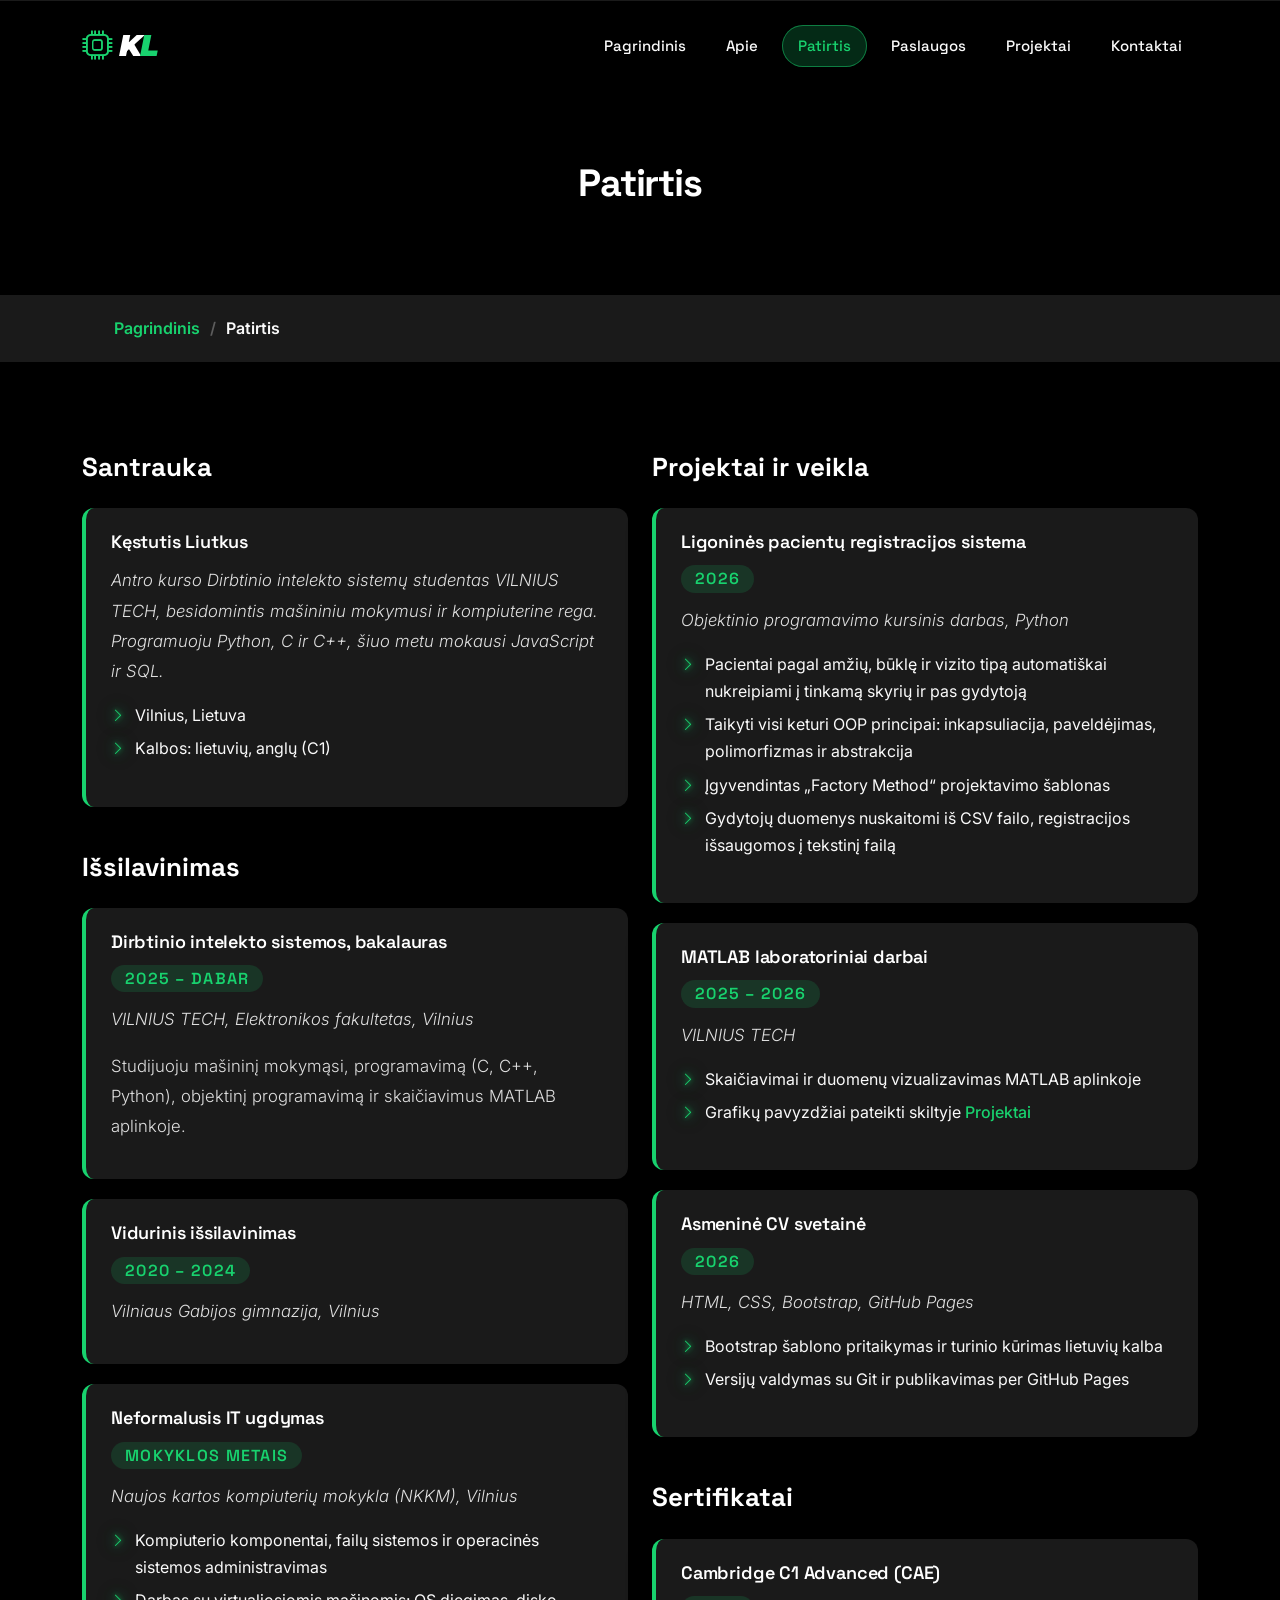
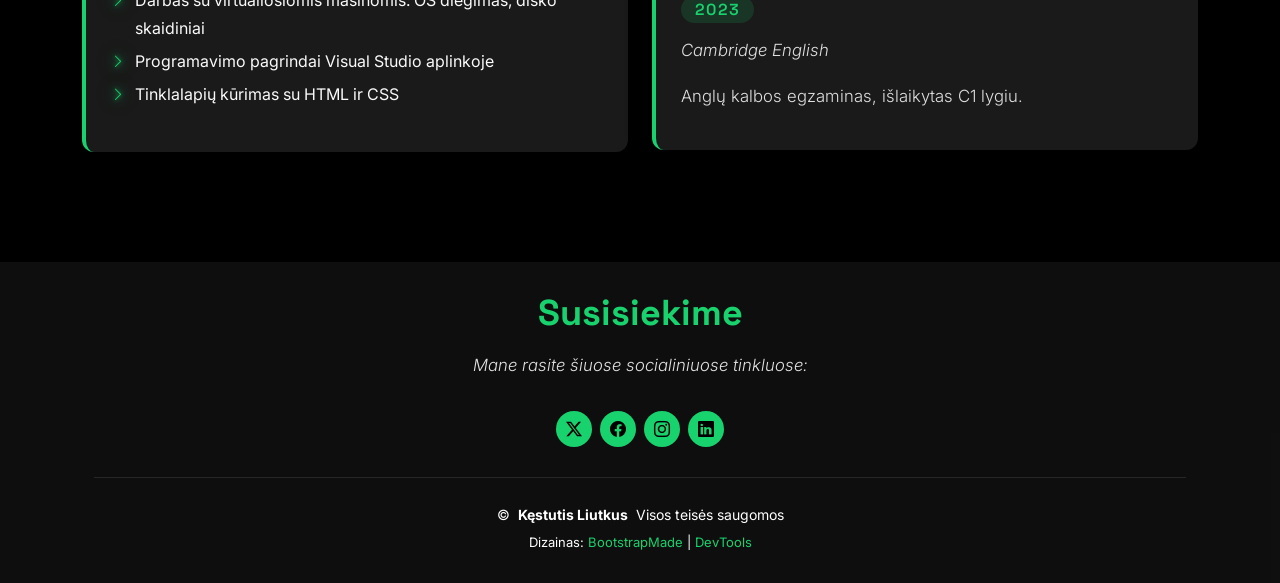
<file: resume.html>
<!DOCTYPE html>
<html lang="en">

<head>
  <meta charset="utf-8">
  <meta content="width=device-width, initial-scale=1.0" name="viewport">
  <title>Resume - Personal Bootstrap Template</title>
  <meta name="description" content="">
  <meta name="keywords" content="">

  <!-- Favicons -->
  <link href="assets/img/favicon.png?v=2" rel="icon">
  <link href="assets/img/apple-touch-icon.png" rel="apple-touch-icon">

  <!-- Fonts -->
  <link href="https://fonts.googleapis.com" rel="preconnect">
  <link href="https://fonts.gstatic.com" rel="preconnect" crossorigin>
  <link href="https://fonts.googleapis.com/css2?family=Roboto:ital,wght@0,100;0,300;0,400;0,500;0,700;0,900;1,100;1,300;1,400;1,500;1,700;1,900&family=Poppins:ital,wght@0,100;0,200;0,300;0,400;0,500;0,600;0,700;0,800;0,900;1,100;1,200;1,300;1,400;1,500;1,600;1,700;1,800;1,900&family=Raleway:ital,wght@0,100;0,200;0,300;0,400;0,500;0,600;0,700;0,800;0,900;1,100;1,200;1,300;1,400;1,500;1,600;1,700;1,800;1,900&display=swap" rel="stylesheet">

  <!-- Vendor CSS Files -->
  <link href="assets/vendor/bootstrap/css/bootstrap.min.css" rel="stylesheet">
  <link href="assets/vendor/bootstrap-icons/bootstrap-icons.css" rel="stylesheet">
  <link href="assets/vendor/aos/aos.css" rel="stylesheet">
  <link href="assets/vendor/swiper/swiper-bundle.min.css" rel="stylesheet">
  <link href="assets/vendor/glightbox/css/glightbox.min.css" rel="stylesheet">

  <!-- Main CSS File -->
  <link href="assets/css/main.css" rel="stylesheet">
  <link href="assets/css/custom.css" rel="stylesheet">

  <!-- =======================================================
  * Template Name: Personal
  * Template URL: https://bootstrapmade.com/personal-free-resume-bootstrap-template/
  * Updated: Mar 05 2025 with Bootstrap v5.3.3
  * Author: BootstrapMade.com
  * License: https://bootstrapmade.com/license/
  ======================================================== -->
</head>

<body class="resume-page">

  <header id="header" class="header d-flex align-items-center fixed-top">
    <div class="container-fluid container-xl position-relative d-flex align-items-center justify-content-between">

      <a href="index.html" class="logo d-flex align-items-center">
        <!-- Uncomment the line below if you also wish to use an image logo -->
        <!-- <img src="assets/img/logo.webp" alt=""> -->
        <h1 class="sitename" style="font-style: italic; font-weight: 900; letter-spacing: -2px;"><i class="bi bi-cpu" style="color: var(--accent-color); font-style: normal; letter-spacing: 0;"></i> K<span style="color: var(--accent-color);">L</span></h1>
      </a>

      <nav id="navmenu" class="navmenu">
        <ul>
          <li><a href="index.html">Pagrindinis</a></li>
          <li><a href="about.html">Apie</a></li>
          <li><a href="resume.html" class="active">Patirtis</a></li>
          <li><a href="services.html">Paslaugos</a></li>
          <li><a href="portfolio.html">Projektai</a></li>
          <li><a href="contact.html">Kontaktai</a></li>
        </ul>
        <i class="mobile-nav-toggle d-xl-none bi bi-list"></i>
      </nav>

    </div>
  </header>

  <main class="main">

    <!-- Page Title -->
    <div class="page-title" data-aos="fade">
      <div class="heading">
        <div class="container">
          <div class="row d-flex justify-content-center text-center">
            <div class="col-lg-8">
              <h1>Patirtis</h1>
            </div>
          </div>
        </div>
      </div>
      <nav class="breadcrumbs">
        <div class="container">
          <ol>
            <li><a href="index.html">Pagrindinis</a></li>
            <li class="current">Patirtis</li>
          </ol>
        </div>
      </nav>
    </div><!-- End Page Title -->

    <!-- Resume Section -->
    <section id="resume" class="resume section">

      <div class="container">

        <div class="row">

          <div class="col-lg-6" data-aos="fade-up" data-aos-delay="100">
            <h3 class="resume-title">Santrauka</h3>

            <div class="resume-item pb-0">
              <h4>Kęstutis Liutkus</h4>
              <p><em>Antro kurso Dirbtinio intelekto sistemų studentas VILNIUS TECH, besidomintis mašininiu mokymusi ir kompiuterine rega. Programuoju Python, C ir C++, šiuo metu mokausi JavaScript ir SQL.</em></p>
              <ul>
                <li>Vilnius, Lietuva</li>
                <li>Kalbos: lietuvių, anglų (C1)</li>
              </ul>
            </div><!-- End Resume Item -->

            <h3 class="resume-title">Išsilavinimas</h3>
            <div class="resume-item">
              <h4>Dirbtinio intelekto sistemos, bakalauras</h4>
              <h5>2025 – dabar</h5>
              <p><em>VILNIUS TECH, Elektronikos fakultetas, Vilnius</em></p>
              <p>Studijuoju mašininį mokymąsi, programavimą (C, C++, Python), objektinį programavimą ir skaičiavimus MATLAB aplinkoje.</p>
            </div><!-- End Resume Item -->

            <div class="resume-item">
              <h4>Vidurinis išsilavinimas</h4>
              <h5>2020 – 2024</h5>
              <p><em>Vilniaus Gabijos gimnazija, Vilnius</em></p>
            </div><!-- End Resume Item -->

            <div class="resume-item">
              <h4>Neformalusis IT ugdymas</h4>
              <h5>Mokyklos metais</h5>
              <p><em>Naujos kartos kompiuterių mokykla (NKKM), Vilnius</em></p>
              <ul>
                <li>Kompiuterio komponentai, failų sistemos ir operacinės sistemos administravimas</li>
                <li>Darbas su virtualiosiomis mašinomis: OS diegimas, disko skaidiniai</li>
                <li>Programavimo pagrindai Visual Studio aplinkoje</li>
                <li>Tinklalapių kūrimas su HTML ir CSS</li>
              </ul>
            </div><!-- End Resume Item -->

          </div>

          <div class="col-lg-6" data-aos="fade-up" data-aos-delay="200">
            <h3 class="resume-title">Projektai ir veikla</h3>
            <div class="resume-item">
              <h4>Ligoninės pacientų registracijos sistema</h4>
              <h5>2026</h5>
              <p><em>Objektinio programavimo kursinis darbas, Python</em></p>
              <ul>
                <li>Pacientai pagal amžių, būklę ir vizito tipą automatiškai nukreipiami į tinkamą skyrių ir pas gydytoją</li>
                <li>Taikyti visi keturi OOP principai: inkapsuliacija, paveldėjimas, polimorfizmas ir abstrakcija</li>
                <li>Įgyvendintas „Factory Method“ projektavimo šablonas</li>
                <li>Gydytojų duomenys nuskaitomi iš CSV failo, registracijos išsaugomos į tekstinį failą</li>
              </ul>
            </div><!-- End Resume Item -->

            <div class="resume-item">
              <h4>MATLAB laboratoriniai darbai</h4>
              <h5>2025 – 2026</h5>
              <p><em>VILNIUS TECH</em></p>
              <ul>
                <li>Skaičiavimai ir duomenų vizualizavimas MATLAB aplinkoje</li>
                <li>Grafikų pavyzdžiai pateikti skiltyje <a href="portfolio.html">Projektai</a></li>
              </ul>
            </div><!-- End Resume Item -->

            <div class="resume-item">
              <h4>Asmeninė CV svetainė</h4>
              <h5>2026</h5>
              <p><em>HTML, CSS, Bootstrap, GitHub Pages</em></p>
              <ul>
                <li>Bootstrap šablono pritaikymas ir turinio kūrimas lietuvių kalba</li>
                <li>Versijų valdymas su Git ir publikavimas per GitHub Pages</li>
              </ul>
            </div><!-- End Resume Item -->

            <h3 class="resume-title">Sertifikatai</h3>
            <div class="resume-item">
              <h4>Cambridge C1 Advanced (CAE)</h4>
              <h5>2023</h5>
              <p><em>Cambridge English</em></p>
              <p>Anglų kalbos egzaminas, išlaikytas C1 lygiu.</p>
            </div><!-- End Resume Item -->

          </div>

        </div>

      </div>

    </section><!-- /Resume Section -->

  </main>

  <footer id="footer" class="footer dark-background">
    <div class="container">
      <h3 class="sitename">Susisiekime</h3>
      <p>Mane rasite šiuose socialiniuose tinkluose:</p>
      <div class="social-links d-flex justify-content-center">
        <a href=""><i class="bi bi-twitter-x"></i></a>
        <a href=""><i class="bi bi-facebook"></i></a>
        <a href=""><i class="bi bi-instagram"></i></a>
        <a href=""><i class="bi bi-linkedin"></i></a>
      </div>
      <div class="container">
        <div class="copyright">
          <span>©</span> <strong class="px-1 sitename">Kęstutis Liutkus</strong> <span>Visos teisės saugomos</span>
        </div>
        <div class="credits">
          <!-- All the links in the footer should remain intact. -->
          <!-- You can delete the links only if you've purchased the pro version. -->
          <!-- Licensing information: https://bootstrapmade.com/license/ -->
          <!-- Purchase the pro version with working PHP/AJAX contact form: [buy-url] -->
          Dizainas: <a href="https://bootstrapmade.com/">BootstrapMade</a> | <a href="https://bootstrapmade.com/tools/">DevTools</a>
        </div>
      </div>
    </div>
  </footer>

  <!-- Scroll Top -->
  <a href="#" id="scroll-top" class="scroll-top d-flex align-items-center justify-content-center"><i class="bi bi-arrow-up-short"></i></a>

  <!-- Preloader -->
  <div id="preloader"></div>

  <!-- Vendor JS Files -->
  <script src="assets/vendor/bootstrap/js/bootstrap.bundle.min.js"></script>
  <script src="assets/vendor/php-email-form/validate.js"></script>
  <script src="assets/vendor/aos/aos.js"></script>
  <script src="assets/vendor/typed.js/typed.umd.js"></script>
  <script src="assets/vendor/purecounter/purecounter_vanilla.js"></script>
  <script src="assets/vendor/waypoints/noframework.waypoints.js"></script>
  <script src="assets/vendor/swiper/swiper-bundle.min.js"></script>
  <script src="assets/vendor/glightbox/js/glightbox.min.js"></script>
  <script src="assets/vendor/imagesloaded/imagesloaded.pkgd.min.js"></script>
  <script src="assets/vendor/isotope-layout/isotope.pkgd.min.js"></script>

  <!-- Main JS File -->
  <script src="assets/js/main.js"></script>

</body>

</html>
</file>
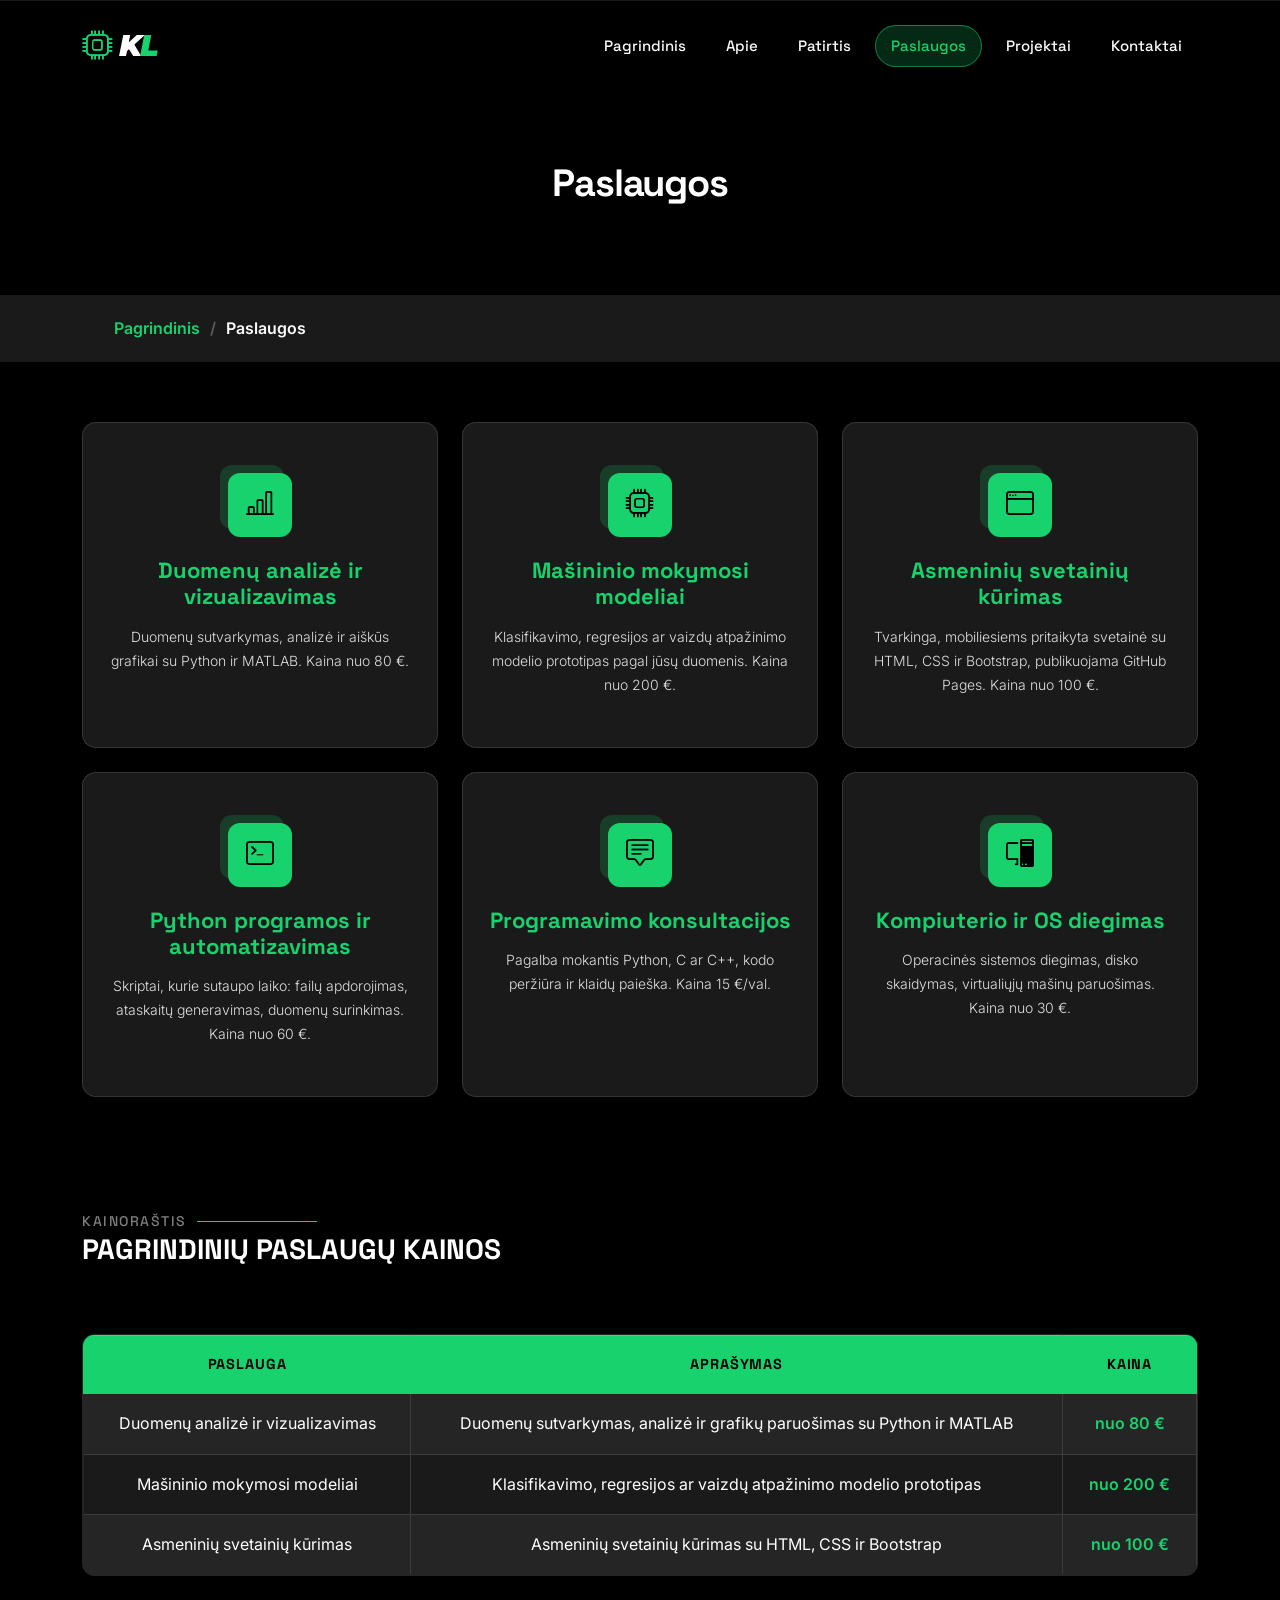
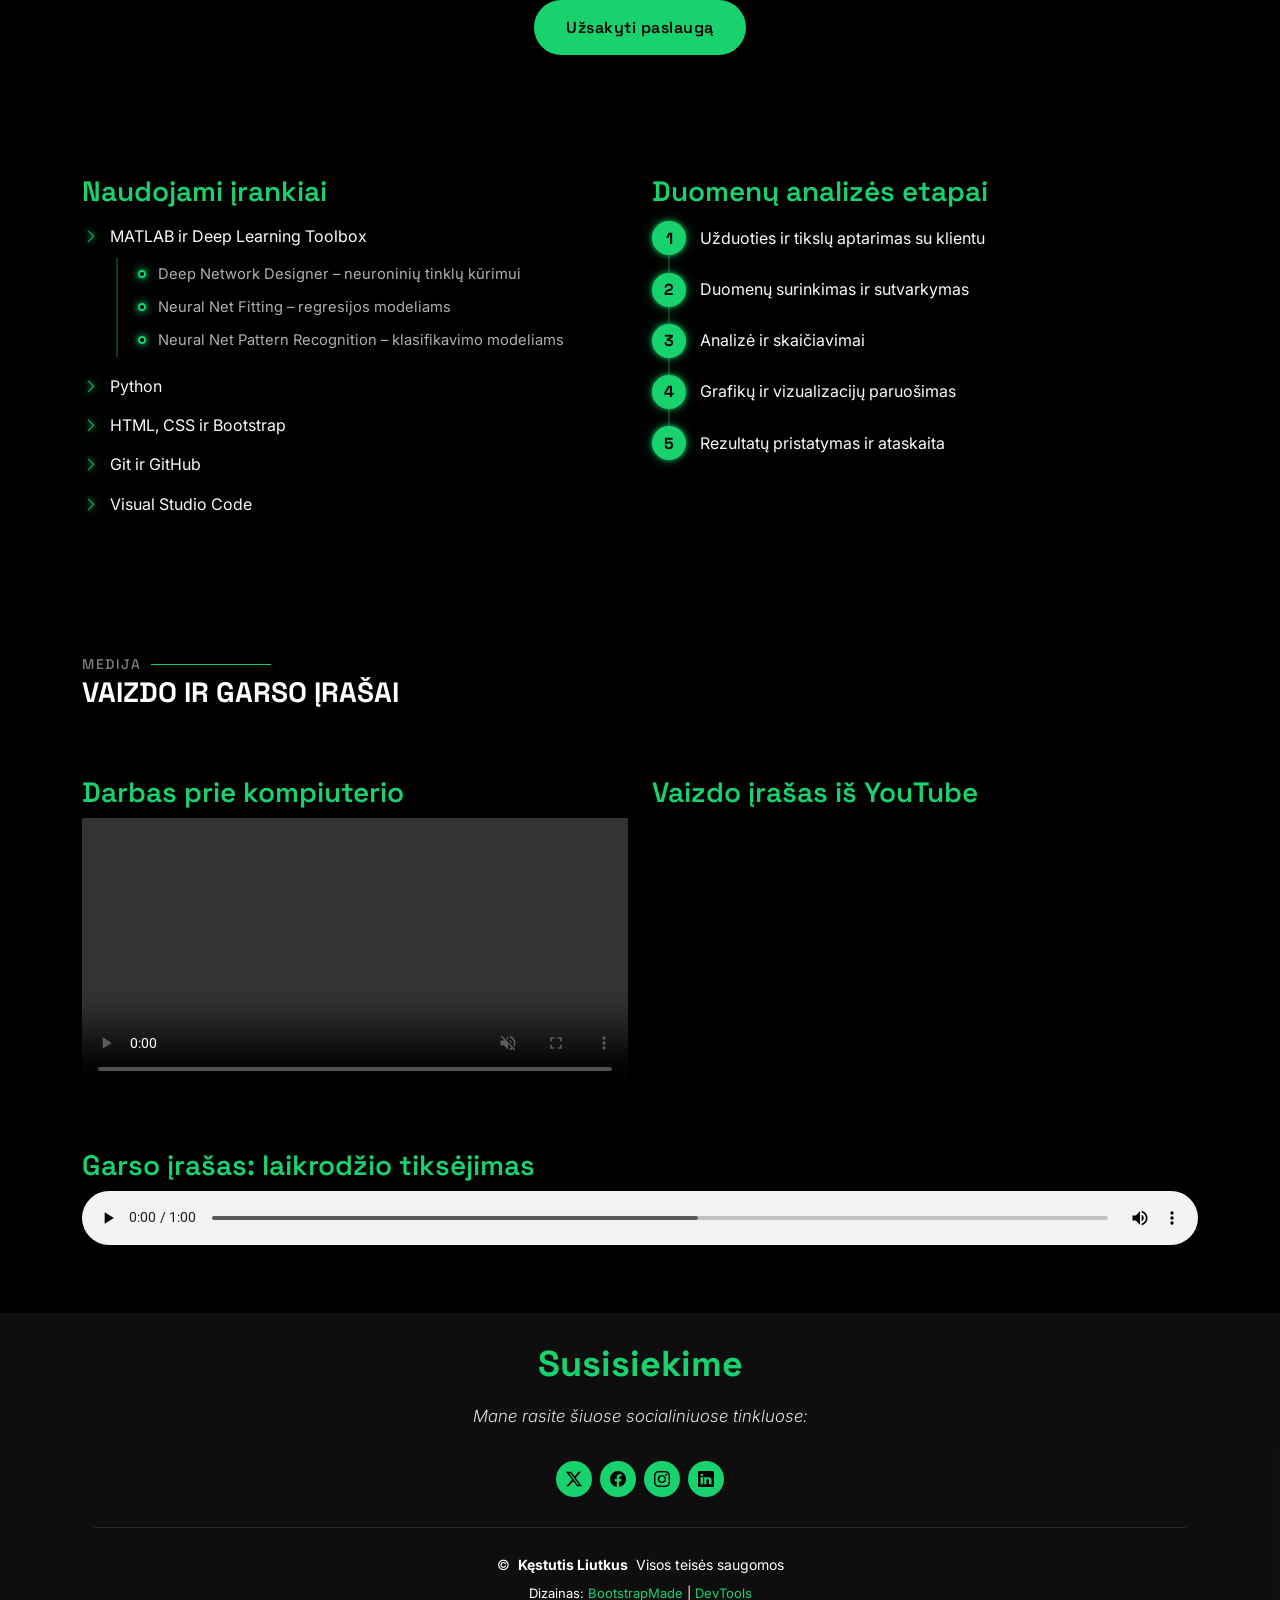
<file: services.html>
<!DOCTYPE html>
<html lang="en">

<head>
  <meta charset="utf-8">
  <meta content="width=device-width, initial-scale=1.0" name="viewport">
  <title>Services - Personal Bootstrap Template</title>
  <meta name="description" content="">
  <meta name="keywords" content="">

  <!-- Favicons -->
  <link href="assets/img/favicon.png?v=2" rel="icon">
  <link href="assets/img/apple-touch-icon.png" rel="apple-touch-icon">

  <!-- Fonts -->
  <link href="https://fonts.googleapis.com" rel="preconnect">
  <link href="https://fonts.gstatic.com" rel="preconnect" crossorigin>
  <link href="https://fonts.googleapis.com/css2?family=Roboto:ital,wght@0,100;0,300;0,400;0,500;0,700;0,900;1,100;1,300;1,400;1,500;1,700;1,900&family=Poppins:ital,wght@0,100;0,200;0,300;0,400;0,500;0,600;0,700;0,800;0,900;1,100;1,200;1,300;1,400;1,500;1,600;1,700;1,800;1,900&family=Raleway:ital,wght@0,100;0,200;0,300;0,400;0,500;0,600;0,700;0,800;0,900;1,100;1,200;1,300;1,400;1,500;1,600;1,700;1,800;1,900&display=swap" rel="stylesheet">

  <!-- Vendor CSS Files -->
  <link href="assets/vendor/bootstrap/css/bootstrap.min.css" rel="stylesheet">
  <link href="assets/vendor/bootstrap-icons/bootstrap-icons.css" rel="stylesheet">
  <link href="assets/vendor/aos/aos.css" rel="stylesheet">
  <link href="assets/vendor/swiper/swiper-bundle.min.css" rel="stylesheet">
  <link href="assets/vendor/glightbox/css/glightbox.min.css" rel="stylesheet">

  <!-- Main CSS File -->
  <link href="assets/css/main.css" rel="stylesheet">
  <link href="assets/css/custom.css" rel="stylesheet">

  <!-- =======================================================
  * Template Name: Personal
  * Template URL: https://bootstrapmade.com/personal-free-resume-bootstrap-template/
  * Updated: Mar 05 2025 with Bootstrap v5.3.3
  * Author: BootstrapMade.com
  * License: https://bootstrapmade.com/license/
  ======================================================== -->
</head>

<body class="services-page">

  <header id="header" class="header d-flex align-items-center fixed-top">
    <div class="container-fluid container-xl position-relative d-flex align-items-center justify-content-between">

      <a href="index.html" class="logo d-flex align-items-center">
        <!-- Uncomment the line below if you also wish to use an image logo -->
        <!-- <img src="assets/img/logo.webp" alt=""> -->
        <h1 class="sitename" style="font-style: italic; font-weight: 900; letter-spacing: -2px;"><i class="bi bi-cpu" style="color: var(--accent-color); font-style: normal; letter-spacing: 0;"></i> K<span style="color: var(--accent-color);">L</span></h1>
      </a>

      <nav id="navmenu" class="navmenu">
        <ul>
          <li><a href="index.html">Pagrindinis</a></li>
          <li><a href="about.html">Apie</a></li>
          <li><a href="resume.html">Patirtis</a></li>
          <li><a href="services.html" class="active">Paslaugos</a></li>
          <li><a href="portfolio.html">Projektai</a></li>
          <li><a href="contact.html">Kontaktai</a></li>
        </ul>
        <i class="mobile-nav-toggle d-xl-none bi bi-list"></i>
      </nav>

    </div>
  </header>

  <main class="main">

    <!-- Page Title -->
    <div class="page-title" data-aos="fade">
      <div class="heading">
        <div class="container">
          <div class="row d-flex justify-content-center text-center">
            <div class="col-lg-8">
              <h1>Paslaugos</h1>
            </div>
          </div>
        </div>
      </div>
      <nav class="breadcrumbs">
        <div class="container">
          <ol>
            <li><a href="index.html">Pagrindinis</a></li>
            <li class="current">Paslaugos</li>
          </ol>
        </div>
      </nav>
    </div><!-- End Page Title -->

    <!-- Services Section -->
    <section id="services" class="services section">

      <div class="container">

        <div class="row gy-4">

          <div class="col-lg-4 col-md-6" data-aos="fade-up" data-aos-delay="100">
            <div class="service-item position-relative">
              <div class="icon">
                <i class="bi bi-bar-chart-line"></i>
              </div>
              <h3>Duomenų analizė ir vizualizavimas</h3>
              <p>Duomenų sutvarkymas, analizė ir aiškūs grafikai su Python ir MATLAB. Kaina nuo 80 €.</p>
            </div>
          </div><!-- End Service Item -->

          <div class="col-lg-4 col-md-6" data-aos="fade-up" data-aos-delay="200">
            <div class="service-item position-relative">
              <div class="icon">
                <i class="bi bi-cpu"></i>
              </div>
              <h3>Mašininio mokymosi modeliai</h3>
              <p>Klasifikavimo, regresijos ar vaizdų atpažinimo modelio prototipas pagal jūsų duomenis. Kaina nuo 200 €.</p>
            </div>
          </div><!-- End Service Item -->

          <div class="col-lg-4 col-md-6" data-aos="fade-up" data-aos-delay="300">
            <div class="service-item position-relative">
              <div class="icon">
                <i class="bi bi-window"></i>
              </div>
              <h3>Asmeninių svetainių kūrimas</h3>
              <p>Tvarkinga, mobiliesiems pritaikyta svetainė su HTML, CSS ir Bootstrap, publikuojama GitHub Pages. Kaina nuo 100 €.</p>
            </div>
          </div><!-- End Service Item -->

          <div class="col-lg-4 col-md-6" data-aos="fade-up" data-aos-delay="400">
            <div class="service-item position-relative">
              <div class="icon">
                <i class="bi bi-terminal"></i>
              </div>
              <h3>Python programos ir automatizavimas</h3>
              <p>Skriptai, kurie sutaupo laiko: failų apdorojimas, ataskaitų generavimas, duomenų surinkimas. Kaina nuo 60 €.</p>
            </div>
          </div><!-- End Service Item -->

          <div class="col-lg-4 col-md-6" data-aos="fade-up" data-aos-delay="500">
            <div class="service-item position-relative">
              <div class="icon">
                <i class="bi bi-chat-square-text"></i>
              </div>
              <h3>Programavimo konsultacijos</h3>
              <p>Pagalba mokantis Python, C ar C++, kodo peržiūra ir klaidų paieška. Kaina 15 €/val.</p>
            </div>
          </div><!-- End Service Item -->

          <div class="col-lg-4 col-md-6" data-aos="fade-up" data-aos-delay="600">
            <div class="service-item position-relative">
              <div class="icon">
                <i class="bi bi-pc-display"></i>
              </div>
              <h3>Kompiuterio ir OS diegimas</h3>
              <p>Operacinės sistemos diegimas, disko skaidymas, virtualiųjų mašinų paruošimas. Kaina nuo 30 €.</p>
            </div>
          </div><!-- End Service Item -->

        </div>

      </div>

    </section><!-- /Services Section -->

    <!-- Pricing Table Section -->
    <section id="pricing" class="pricing section">

      <!-- Section Title -->
      <div class="container section-title" data-aos="fade-up">
        <h2>Kainoraštis</h2>
        <div><span>Pagrindinių paslaugų</span> <span class="description-title">kainos</span></div>
      </div><!-- End Section Title -->

      <div class="container" data-aos="fade-up" data-aos-delay="100">
        <div class="table-responsive">
          <table class="table table-dark table-striped table-bordered align-middle">
            <thead>
              <tr>
                <th scope="col">Paslauga</th>
                <th scope="col">Aprašymas</th>
                <th scope="col">Kaina</th>
              </tr>
            </thead>
            <tbody>
              <tr>
                <td>Duomenų analizė ir vizualizavimas</td>
                <td>Duomenų sutvarkymas, analizė ir grafikų paruošimas su Python ir MATLAB</td>
                <td>nuo 80 €</td>
              </tr>
              <tr>
                <td>Mašininio mokymosi modeliai</td>
                <td>Klasifikavimo, regresijos ar vaizdų atpažinimo modelio prototipas</td>
                <td>nuo 200 €</td>
              </tr>
              <tr>
                <td>Asmeninių svetainių kūrimas</td>
                <td>Asmeninių svetainių kūrimas su HTML, CSS ir Bootstrap</td>
                <td>nuo 100 €</td>
              </tr>
            </tbody>
          </table>
        </div>
        <div class="text-center mt-4">
          <a href="contact.html" class="btn-cv">Užsakyti paslaugą</a>
        </div>
      </div>

    </section><!-- /Pricing Table Section -->

    <!-- Tools and Process Section -->
    <section id="process" class="process section">

      <div class="container" data-aos="fade-up" data-aos-delay="100">

        <div class="row gy-4">

          <div class="col-lg-6">
            <h3>Naudojami įrankiai</h3>
            <ul>
              <li>MATLAB ir Deep Learning Toolbox
                <ul>
                  <li>Deep Network Designer – neuroninių tinklų kūrimui</li>
                  <li>Neural Net Fitting – regresijos modeliams</li>
                  <li>Neural Net Pattern Recognition – klasifikavimo modeliams</li>
                </ul>
              </li>
              <li>Python</li>
              <li>HTML, CSS ir Bootstrap</li>
              <li>Git ir GitHub</li>
              <li>Visual Studio Code</li>
            </ul>
          </div>

          <div class="col-lg-6">
            <h3>Duomenų analizės etapai</h3>
            <ol>
              <li>Užduoties ir tikslų aptarimas su klientu</li>
              <li>Duomenų surinkimas ir sutvarkymas</li>
              <li>Analizė ir skaičiavimai</li>
              <li>Grafikų ir vizualizacijų paruošimas</li>
              <li>Rezultatų pristatymas ir ataskaita</li>
            </ol>
          </div>

        </div>

      </div>

    </section><!-- /Tools and Process Section -->

    <!-- Media Section -->
    <section id="media" class="media section">

      <!-- Section Title -->
      <div class="container section-title" data-aos="fade-up">
        <h2>Medija</h2>
        <div><span>Vaizdo ir garso</span> <span class="description-title">įrašai</span></div>
      </div><!-- End Section Title -->

      <div class="container" data-aos="fade-up" data-aos-delay="100">

        <div class="row gy-4">

          <div class="col-lg-6">
            <h3>Darbas prie kompiuterio</h3>
            <video class="w-100" controls muted playsinline preload="metadata">
              <source src="assets/media/typing.mp4" type="video/mp4">
              Jūsų naršyklė nepalaiko vaizdo įrašų.
            </video>
          </div>

          <div class="col-lg-6">
            <h3>Vaizdo įrašas iš YouTube</h3>
            <div class="ratio ratio-16x9">
              <iframe src="https://www.youtube.com/embed/BoUVIhtqjAw" title="YouTube vaizdo įrašas" allow="accelerometer; autoplay; clipboard-write; encrypted-media; gyroscope; picture-in-picture; web-share" referrerpolicy="strict-origin-when-cross-origin" allowfullscreen></iframe>
            </div>
          </div>

          <div class="col-12">
            <h3>Garso įrašas: laikrodžio tiksėjimas</h3>
            <audio class="w-100" controls preload="metadata">
              <source src="assets/media/clock.mp3" type="audio/mpeg">
              Jūsų naršyklė nepalaiko garso įrašų.
            </audio>
          </div>

        </div>

      </div>

    </section><!-- /Media Section -->

  </main>

  <footer id="footer" class="footer dark-background">
    <div class="container">
      <h3 class="sitename">Susisiekime</h3>
      <p>Mane rasite šiuose socialiniuose tinkluose:</p>
      <div class="social-links d-flex justify-content-center">
        <a href=""><i class="bi bi-twitter-x"></i></a>
        <a href=""><i class="bi bi-facebook"></i></a>
        <a href=""><i class="bi bi-instagram"></i></a>
        <a href=""><i class="bi bi-linkedin"></i></a>
      </div>
      <div class="container">
        <div class="copyright">
          <span>©</span> <strong class="px-1 sitename">Kęstutis Liutkus</strong> <span>Visos teisės saugomos</span>
        </div>
        <div class="credits">
          <!-- All the links in the footer should remain intact. -->
          <!-- You can delete the links only if you've purchased the pro version. -->
          <!-- Licensing information: https://bootstrapmade.com/license/ -->
          <!-- Purchase the pro version with working PHP/AJAX contact form: [buy-url] -->
          Dizainas: <a href="https://bootstrapmade.com/">BootstrapMade</a> | <a href="https://bootstrapmade.com/tools/">DevTools</a>
        </div>
      </div>
    </div>
  </footer>

  <!-- Scroll Top -->
  <a href="#" id="scroll-top" class="scroll-top d-flex align-items-center justify-content-center"><i class="bi bi-arrow-up-short"></i></a>

  <!-- Preloader -->
  <div id="preloader"></div>

  <!-- Vendor JS Files -->
  <script src="assets/vendor/bootstrap/js/bootstrap.bundle.min.js"></script>
  <script src="assets/vendor/php-email-form/validate.js"></script>
  <script src="assets/vendor/aos/aos.js"></script>
  <script src="assets/vendor/typed.js/typed.umd.js"></script>
  <script src="assets/vendor/purecounter/purecounter_vanilla.js"></script>
  <script src="assets/vendor/waypoints/noframework.waypoints.js"></script>
  <script src="assets/vendor/swiper/swiper-bundle.min.js"></script>
  <script src="assets/vendor/glightbox/js/glightbox.min.js"></script>
  <script src="assets/vendor/imagesloaded/imagesloaded.pkgd.min.js"></script>
  <script src="assets/vendor/isotope-layout/isotope.pkgd.min.js"></script>

  <!-- Main JS File -->
  <script src="assets/js/main.js"></script>

</body>

</html>
</file>
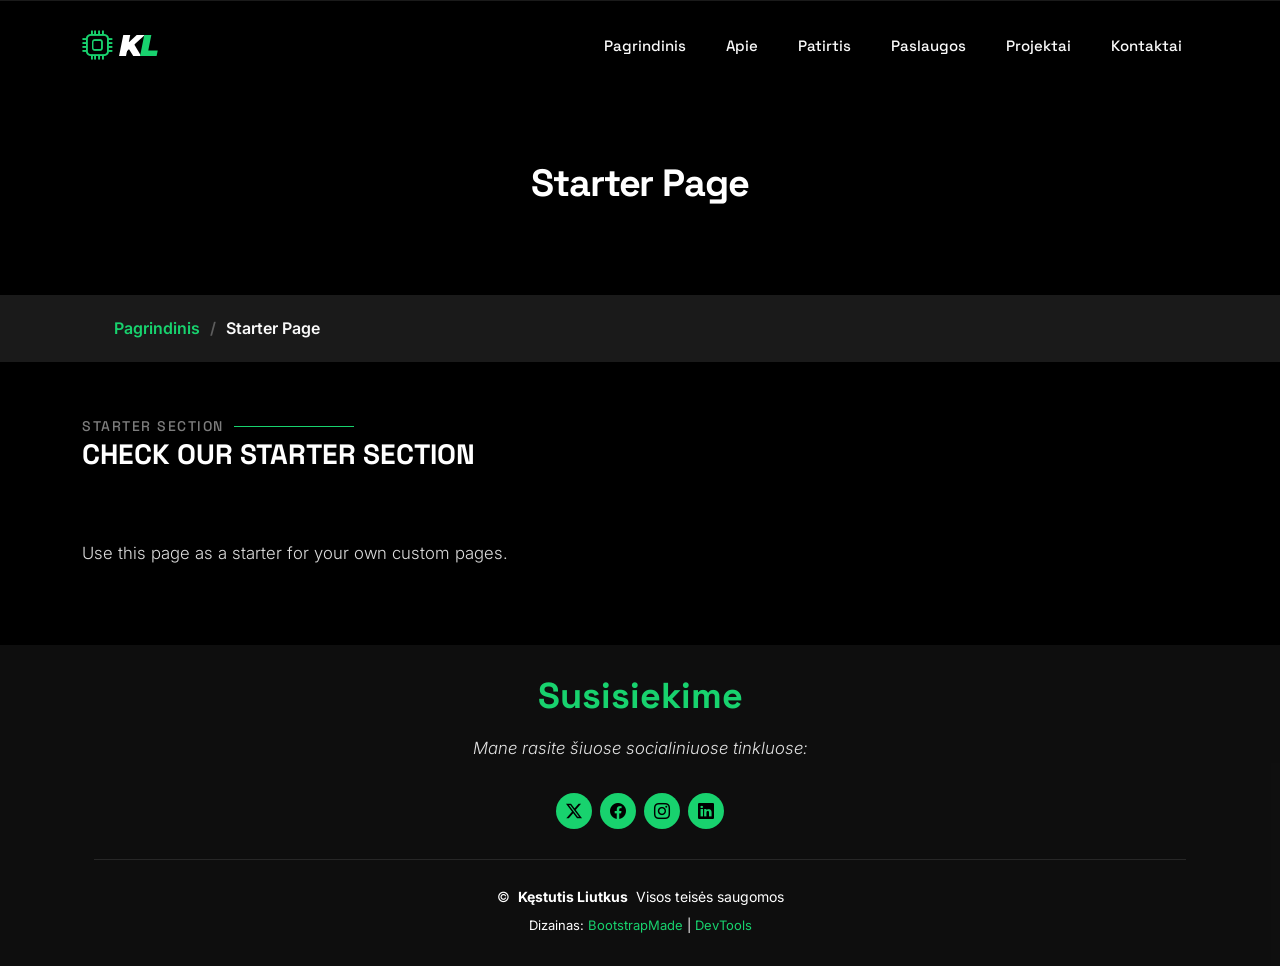
<file: starter-page.html>
<!DOCTYPE html>
<html lang="en">

<head>
  <meta charset="utf-8">
  <meta content="width=device-width, initial-scale=1.0" name="viewport">
  <title>Starter Page - Personal Bootstrap Template</title>
  <meta name="description" content="">
  <meta name="keywords" content="">

  <!-- Favicons -->
  <link href="assets/img/favicon.png?v=2" rel="icon">
  <link href="assets/img/apple-touch-icon.png" rel="apple-touch-icon">

  <!-- Fonts -->
  <link href="https://fonts.googleapis.com" rel="preconnect">
  <link href="https://fonts.gstatic.com" rel="preconnect" crossorigin>
  <link href="https://fonts.googleapis.com/css2?family=Roboto:ital,wght@0,100;0,300;0,400;0,500;0,700;0,900;1,100;1,300;1,400;1,500;1,700;1,900&family=Poppins:ital,wght@0,100;0,200;0,300;0,400;0,500;0,600;0,700;0,800;0,900;1,100;1,200;1,300;1,400;1,500;1,600;1,700;1,800;1,900&family=Raleway:ital,wght@0,100;0,200;0,300;0,400;0,500;0,600;0,700;0,800;0,900;1,100;1,200;1,300;1,400;1,500;1,600;1,700;1,800;1,900&display=swap" rel="stylesheet">

  <!-- Vendor CSS Files -->
  <link href="assets/vendor/bootstrap/css/bootstrap.min.css" rel="stylesheet">
  <link href="assets/vendor/bootstrap-icons/bootstrap-icons.css" rel="stylesheet">
  <link href="assets/vendor/aos/aos.css" rel="stylesheet">
  <link href="assets/vendor/swiper/swiper-bundle.min.css" rel="stylesheet">
  <link href="assets/vendor/glightbox/css/glightbox.min.css" rel="stylesheet">

  <!-- Main CSS File -->
  <link href="assets/css/main.css" rel="stylesheet">
  <link href="assets/css/custom.css" rel="stylesheet">

  <!-- =======================================================
  * Template Name: Personal
  * Template URL: https://bootstrapmade.com/personal-free-resume-bootstrap-template/
  * Updated: Mar 05 2025 with Bootstrap v5.3.3
  * Author: BootstrapMade.com
  * License: https://bootstrapmade.com/license/
  ======================================================== -->
</head>

<body class="starter-page-page">

  <header id="header" class="header d-flex align-items-center fixed-top">
    <div class="container-fluid container-xl position-relative d-flex align-items-center justify-content-between">

      <a href="index.html" class="logo d-flex align-items-center">
        <!-- Uncomment the line below if you also wish to use an image logo -->
        <!-- <img src="assets/img/logo.webp" alt=""> -->
        <h1 class="sitename" style="font-style: italic; font-weight: 900; letter-spacing: -2px;"><i class="bi bi-cpu" style="color: var(--accent-color); font-style: normal; letter-spacing: 0;"></i> K<span style="color: var(--accent-color);">L</span></h1>
      </a>

      <nav id="navmenu" class="navmenu">
        <ul>
          <li><a href="index.html">Pagrindinis</a></li>
          <li><a href="about.html">Apie</a></li>
          <li><a href="resume.html">Patirtis</a></li>
          <li><a href="services.html">Paslaugos</a></li>
          <li><a href="portfolio.html">Projektai</a></li>
          <li><a href="contact.html">Kontaktai</a></li>
        </ul>
        <i class="mobile-nav-toggle d-xl-none bi bi-list"></i>
      </nav>

    </div>
  </header>

  <main class="main">

    <!-- Page Title -->
    <div class="page-title" data-aos="fade">
      <div class="heading">
        <div class="container">
          <div class="row d-flex justify-content-center text-center">
            <div class="col-lg-8">
              <h1>Starter Page</h1>
            </div>
          </div>
        </div>
      </div>
      <nav class="breadcrumbs">
        <div class="container">
          <ol>
            <li><a href="index.html">Pagrindinis</a></li>
            <li class="current">Starter Page</li>
          </ol>
        </div>
      </nav>
    </div><!-- End Page Title -->

    <!-- Starter Section Section -->
    <section id="starter-section" class="starter-section section">

      <!-- Section Title -->
      <div class="container section-title" data-aos="fade-up">
        <h2>Starter Section</h2>
        <div><span>Check Our</span> <span class="description-title">Starter Section</span></div>
      </div><!-- End Section Title -->

      <div class="container" data-aos="fade-up">
        <p>Use this page as a starter for your own custom pages.</p>
      </div>

    </section><!-- /Starter Section Section -->

  </main>

  <footer id="footer" class="footer dark-background">
    <div class="container">
      <h3 class="sitename">Susisiekime</h3>
      <p>Mane rasite šiuose socialiniuose tinkluose:</p>
      <div class="social-links d-flex justify-content-center">
        <a href=""><i class="bi bi-twitter-x"></i></a>
        <a href=""><i class="bi bi-facebook"></i></a>
        <a href=""><i class="bi bi-instagram"></i></a>
        <a href=""><i class="bi bi-linkedin"></i></a>
      </div>
      <div class="container">
        <div class="copyright">
          <span>©</span> <strong class="px-1 sitename">Kęstutis Liutkus</strong> <span>Visos teisės saugomos</span>
        </div>
        <div class="credits">
          <!-- All the links in the footer should remain intact. -->
          <!-- You can delete the links only if you've purchased the pro version. -->
          <!-- Licensing information: https://bootstrapmade.com/license/ -->
          <!-- Purchase the pro version with working PHP/AJAX contact form: [buy-url] -->
          Dizainas: <a href="https://bootstrapmade.com/">BootstrapMade</a> | <a href="https://bootstrapmade.com/tools/">DevTools</a>
        </div>
      </div>
    </div>
  </footer>

  <!-- Scroll Top -->
  <a href="#" id="scroll-top" class="scroll-top d-flex align-items-center justify-content-center"><i class="bi bi-arrow-up-short"></i></a>

  <!-- Preloader -->
  <div id="preloader"></div>

  <!-- Vendor JS Files -->
  <script src="assets/vendor/bootstrap/js/bootstrap.bundle.min.js"></script>
  <script src="assets/vendor/php-email-form/validate.js"></script>
  <script src="assets/vendor/aos/aos.js"></script>
  <script src="assets/vendor/typed.js/typed.umd.js"></script>
  <script src="assets/vendor/purecounter/purecounter_vanilla.js"></script>
  <script src="assets/vendor/waypoints/noframework.waypoints.js"></script>
  <script src="assets/vendor/swiper/swiper-bundle.min.js"></script>
  <script src="assets/vendor/glightbox/js/glightbox.min.js"></script>
  <script src="assets/vendor/imagesloaded/imagesloaded.pkgd.min.js"></script>
  <script src="assets/vendor/isotope-layout/isotope.pkgd.min.js"></script>

  <!-- Main JS File -->
  <script src="assets/js/main.js"></script>

</body>

</html>
</file>
<file: assets/css/custom.css>
@import url('https://fonts.googleapis.com/css2?family=Inter:wght@300;400;500;600&family=Space+Grotesk:wght@400;500;600;700&family=Montserrat:ital,wght@1,900&display=swap');

/* =========================================
   CV svetainės stiliai
   ========================================= */
   

/* ---------- Šriftai (Typography) ---------- */

/* Šriftų šeimos: perrašomi šablono kintamieji (buvo Roboto, Raleway, Poppins) */
:root {
  --default-font: "Inter", system-ui, -apple-system, "Segoe UI", Arial, sans-serif;
  --heading-font: "Space Grotesk", sans-serif;
  --nav-font: "Space Grotesk", sans-serif;
}

body {
  line-height: 1.7;
}

/* Antraštės */
h1, h2, h3, h4, h5, h6 {
  line-height: 1.2;
}

h1 {
  font-weight: 700;
  letter-spacing: -0.03em;
}

h2 {
  font-weight: 700;
  letter-spacing: -0.02em;
}

h3 {
  font-weight: 600;
  color: var(--accent-color);
}

h4 {
  font-weight: 600;
  letter-spacing: -0.01em;
}

h5 {
  font-weight: 500;
  font-size: 0.85rem;
  text-transform: uppercase;
  letter-spacing: 0.08em;
}

h6 {
  font-weight: 500;
  color: color-mix(in srgb, var(--default-color), transparent 30%);
}

/* Logotipui atskiras Montserrat šriftas, nes jis turi 900 storį ir tikrą pasvirimą */
.header .logo h1.sitename {
  font-family: "Montserrat", sans-serif;
}

/* Pastraipos */
p {
  font-size: 1.05rem;
  line-height: 1.8;
  font-weight: 300;
  color: color-mix(in srgb, var(--default-color), transparent 12%);
}

/* ---------- Mygtukai ---------- */

.btn-cv,
.contact .php-email-form button[type=submit] {
  display: inline-block;
  padding: 12px 30px;
  border: 2px solid var(--accent-color);
  border-radius: 50px;
  background-color: var(--accent-color);
  color: var(--contrast-color);
  font-family: var(--heading-font);
  font-weight: 600;
  letter-spacing: 0.03em;
  transition: transform 0.2s ease, box-shadow 0.2s ease, background-color 0.2s ease, color 0.2s ease;
}

/* Užvedus pelę: mygtukas pakyla ir pradeda švytėti */
.btn-cv:hover,
.contact .php-email-form button[type=submit]:hover {
  transform: translateY(-3px);
  box-shadow: 0 8px 25px color-mix(in srgb, var(--accent-color), transparent 55%);
  background-color: color-mix(in srgb, var(--accent-color), #ffffff 15%);
  color: var(--contrast-color);
}

/* Paspaudus: mygtukas „įsispaudžia" */
.btn-cv:active,
.contact .php-email-form button[type=submit]:active {
  transform: translateY(0) scale(0.97);
  box-shadow: 0 2px 8px color-mix(in srgb, var(--accent-color), transparent 70%);
  background-color: color-mix(in srgb, var(--accent-color), #000000 15%);
}

/* Antrinis (kontūrinis) mygtukas */
.btn-cv-outline {
  background-color: transparent;
  color: var(--accent-color);
}

.btn-cv-outline:hover {
  background-color: var(--accent-color);
  color: var(--contrast-color);
}

.hero-buttons {
  display: flex;
  flex-wrap: wrap;
  gap: 15px;
  margin: 25px 0 10px;
}

/* ---------- Nuorodos tekste ---------- */

.main section p a,
.main section li a {
  color: var(--accent-color);
  font-weight: 500;
  background-image: linear-gradient(var(--accent-color), var(--accent-color));
  background-size: 0% 2px;
  background-position: 0 100%;
  background-repeat: no-repeat;
  padding-bottom: 2px;
  transition: background-size 0.3s ease, color 0.3s ease;
}

/* Užvedus pelę pabraukimas išsiplečia per visą nuorodą */
.main section p a:hover,
.main section li a:hover {
  color: #ffffff;
  background-size: 100% 2px;
}

/* ---------- Kontrastas: pagrindinio puslapio nuotrauka ---------- */

/* Tamsus perėjimas ant nuotraukos, kad tekstas ir mygtukai neliestų su fonu */
.hero::before {
  content: "";
  position: absolute;
  inset: 0;
  z-index: 2;
  background: linear-gradient(90deg, rgba(0, 0, 0, 0.85) 0%, rgba(0, 0, 0, 0.5) 50%, rgba(0, 0, 0, 0.1) 100%);
}

/* ---------- Išdėstymas: Apie ---------- */

/* Daugiau vietos sekcijos viršuje ir apačioje (šablone 60px) */
.about.section {
  padding: 90px 0;
}

/* Nuotrauka: suapvalinti kampai, žalia kraštinė, žalias švytėjimas kaip mygtukų */
.about img {
  border-radius: 16px;
  border: 2px solid color-mix(in srgb, var(--accent-color), transparent 30%);
  box-shadow: 0 8px 25px color-mix(in srgb, var(--accent-color), transparent 55%);
}

/* Didesnis tarpas tarp nuotraukos ir teksto */
@media (min-width: 992px) {
  .about .content {
    padding-left: 40px;
  }
}

.about .content h2 {
  margin-bottom: 10px;
}

/* Įvadinis sakinys kaip citata su žalia linija kairėje */
.about .content .fst-italic {
  border-left: 3px solid var(--accent-color);
  padding: 5px 0 5px 20px !important;
  margin: 20px 0 30px;
}

/* Duomenų sąrašas atskiroje kortelėje */
.about .content .row {
  margin: 0;
  padding: 25px 15px 10px;
  background-color: var(--surface-color);
  border-radius: 12px;
  box-shadow: 0 8px 25px rgba(0, 0, 0, 0.4);
}

.about .content ul li {
  margin-bottom: 15px;
}

/* ---------- Išdėstymas: Patirtis ---------- */

.resume.section {
  padding: 90px 0;
}

/* Skyrių antraštės (Santrauka, Išsilavinimas...) su didesniu tarpu viršuje */
.resume .resume-title {
  margin-top: 45px;
  margin-bottom: 25px;
}

.resume .col-lg-6 > .resume-title:first-child {
  margin-top: 0;
}

/* Kiekvienas įrašas kaip atskira kortelė vietoj laiko juostos */
.resume .resume-item,
.resume .resume-item.pb-0 {
  margin: 0 0 20px 0;
  padding: 22px 25px !important;
  background-color: var(--surface-color);
  border-left: 4px solid var(--accent-color);
  border-radius: 12px;
  box-shadow: 0 8px 25px rgba(0, 0, 0, 0.45);
  transition: transform 0.3s ease, box-shadow 0.3s ease;
}

.resume .resume-item:hover {
  transform: translateY(-4px);
  box-shadow: 0 12px 30px rgba(0, 0, 0, 0.6);
}

/* Paslepiamas šablono laiko juostos taškas */
.resume .resume-item::before {
  display: none;
}

/* Pavadinimas be didžiųjų raidžių, ryškesnis */
.resume .resume-item h4 {
  text-transform: none;
  line-height: 1.3;
  color: var(--heading-color);
  margin-bottom: 12px;
}

/* Datos kaip žalias ženkliukas */
.resume .resume-item h5 {
  padding: 4px 14px;
  border-radius: 50px;
  background-color: color-mix(in srgb, var(--accent-color), transparent 85%);
  color: var(--accent-color);
  margin-bottom: 12px;
}

/* Sąrašai su tomis pačiomis rodyklėmis kaip Apie skiltyje (per ::before) */
.resume .resume-item ul {
  list-style: none;
  padding-left: 0;
}

.resume .resume-item ul li {
  position: relative;
  padding: 0 0 6px 24px;
}

.resume .resume-item ul li::before {
  content: "\f285";
  font-family: "bootstrap-icons";
  position: absolute;
  left: 0;
  top: 2px;
  font-size: 14px;
  color: var(--accent-color);
}

/* ---------- Išdėstymas: Projektai ---------- */

.portfolio.section {
  padding: 90px 0;
}

/* Daugiau vietos tarp filtrų ir grafikų (šablone 20px) */
.portfolio .portfolio-filters {
  margin-bottom: 45px;
}

/* Didesni tarpai tarp kortelių (šablone 1.5rem) */
.portfolio .isotope-container {
  --bs-gutter-x: 2.5rem;
  --bs-gutter-y: 2.5rem;
}

/* Grafikų kortelės: suapvalinti kampai, plona kraštinė ir šešėlis */
.portfolio .portfolio-content {
  border-radius: 12px;
  border: 1px solid color-mix(in srgb, var(--default-color), transparent 85%);
  box-shadow: 0 8px 25px rgba(0, 0, 0, 0.45);
  transition: border-color 0.3s ease, box-shadow 0.3s ease;
}

/* Užvedus pelę: žalia kraštinė ir toks pat švytėjimas kaip mygtukų */
.portfolio .portfolio-content:hover {
  border-color: var(--accent-color);
  box-shadow: 0 8px 25px color-mix(in srgb, var(--accent-color), transparent 55%);
}

/* ---------- Išdėstymas: Paslaugų kortelės ---------- */

.services .service-item {
  padding: 50px 25px;
  border-radius: 14px;
  border: 1px solid color-mix(in srgb, var(--default-color), transparent 88%);
  box-shadow: 0 8px 25px rgba(0, 0, 0, 0.45);
}

/* Užvedus pelę kortelė nebenusidažo žaliai (žalias pavadinimas ant žalio fono dingdavo),
   o pakyla ir gauna žalią kraštinę su švytėjimu */
.services .service-item:hover {
  background: var(--surface-color);
  border-color: var(--accent-color);
  transform: translateY(-5px);
  box-shadow: 0 8px 25px color-mix(in srgb, var(--accent-color), transparent 55%);
}

/* Užvedus pelę tekstas lieka tos pačios spalvos (šablonas jį nudažydavo juodai) */
.services .service-item:hover h3 {
  color: var(--accent-color);
}

.services .service-item:hover p {
  color: color-mix(in srgb, var(--default-color), transparent 12%);
}

.services .service-item:hover .icon {
  background: var(--accent-color);
}

.services .service-item:hover .icon i {
  color: var(--contrast-color);
}

.services .service-item:hover .icon::before {
  background: color-mix(in srgb, var(--accent-color), transparent 80%);
}

/* Ikonos su labiau suapvalintais kampais */
.services .service-item .icon,
.services .service-item .icon::before {
  border-radius: 12px;
}


/* Juostos fonas: storesnis, suapvalintas, su plona kraštine */
.skills .progress-bar-wrap {
  height: 12px;
  border-radius: 50px;
  background: var(--surface-color);
  border: 1px solid color-mix(in srgb, var(--default-color), transparent 85%);
  overflow: hidden;
}

/* Užpildas: žalias perėjimas ir švytėjimas */
.skills .progress-bar {
  height: 100%;
  border-radius: 50px;
  background: linear-gradient(90deg, color-mix(in srgb, var(--accent-color), #000000 35%), var(--accent-color));
  box-shadow: 0 0 12px color-mix(in srgb, var(--accent-color), transparent 40%);
}

/* Įgūdžio pavadinimas be didžiųjų raidžių, procentai žali */
.skills .progress .skill {
  text-transform: none;
  font-weight: 500;
  margin-bottom: 10px;
}

.skills .progress .skill .val {
  color: var(--accent-color);
}


.scrolled .header {
  --background-color: rgba(10, 10, 10, 0.7);
  border-bottom: 1px solid color-mix(in srgb, var(--accent-color), transparent 70%);
}

.scrolled .header::before {
  content: "";
  position: absolute;
  inset: 0;
  z-index: -1;
  backdrop-filter: blur(10px);
  -webkit-backdrop-filter: blur(10px);
}

/* Telefono / siauro ekrano meniu: tos pačios piliulės */
@media (max-width: 1199px) {
  .navmenu ul {
    padding: 10px;
    border-radius: 14px;
  }

  .navmenu a,
  .navmenu a:focus {
    border-radius: 10px;
    margin: 2px 0;
  }

  .navmenu a:hover {
    background-color: color-mix(in srgb, var(--accent-color), transparent 88%);
  }

  .navmenu .active,
  .navmenu .active:focus {
    background-color: color-mix(in srgb, var(--accent-color), transparent 80%);
    box-shadow: inset 0 0 0 1px color-mix(in srgb, var(--accent-color), transparent 50%);
  }
}

@media (min-width: 1200px) {
  /* Meniu punktai kaip „piliulės" vietoj šablono pabraukimo */
  .navmenu > ul > li {
    padding: 10px 4px;
  }

  /* :focus būtinas, nes šablono .navmenu a:focus kitaip sumažina piliulę paspaudus */
  .navmenu > ul > li > a,
  .navmenu > ul > li > a:focus {
    padding: 8px 16px;
    border-radius: 50px;
    font-weight: 500;
  }

  .navmenu > ul > li > a:before {
    display: none;
  }

  .navmenu li:hover > a {
    background-color: color-mix(in srgb, var(--accent-color), transparent 88%);
  }

  .navmenu .active,
  .navmenu .active:focus {
    background-color: color-mix(in srgb, var(--accent-color), transparent 80%);
    box-shadow: inset 0 0 0 1px color-mix(in srgb, var(--accent-color), transparent 50%);
  }
}

/* ---------- Projektų filtrai su pabraukimu ---------- */

.portfolio .portfolio-filters li {
  position: relative;
  margin: 0 16px;
  padding-bottom: 8px;
}

/* Linija išsiplečia iš vidurio užvedus pelę, aktyviam filtrui lieka visada */
.portfolio .portfolio-filters li::after {
  content: "";
  position: absolute;
  left: 50%;
  bottom: 0;
  width: 0;
  height: 2px;
  background-color: var(--accent-color);
  transition: width 0.3s ease, left 0.3s ease;
}

.portfolio .portfolio-filters li:hover::after,
.portfolio .portfolio-filters li.filter-active::after {
  left: 0;
  width: 100%;
}



/* Projektų kortelių pavadinimas: juodas tekstas ant žalio (baltas ant žalio sunkiai skaitėsi) */
.portfolio .portfolio-content .portfolio-info h4 {
  color: var(--contrast-color);
  font-weight: 600;
}


/* Nenumeruotas sąrašas: vietoj taškų žalios rodyklės (::before), kaip Apie ir Patirtyje */
#process ul {
  list-style: none;
  padding-left: 0;
}

#process ul > li {
  position: relative;
  padding: 6px 0 6px 28px;
}

#process ul > li::before {
  content: "\f285";
  font-family: "bootstrap-icons";
  position: absolute;
  left: 2px;
  top: 8px;
  font-size: 14px;
  color: var(--accent-color);
}

/* Vienodas žalias švytėjimas visoms sąrašų rodyklėms: Apie, Patirtis, Paslaugos */
.about .content ul i,
.resume .resume-item ul li::before,
#process ul > li::before {
  text-shadow: 0 0 4px var(--accent-color), 0 0 12px var(--accent-color), 0 0 20px color-mix(in srgb, var(--accent-color), transparent 40%);
}

/* Įdėtinis sąrašas: atitrauktas, su vertikalia linija, tuščiaviduriais apskritimais ir blankesniu tekstu */
#process ul ul {
  margin: 8px 0 4px 6px;
  padding-left: 18px;
  border-left: 2px solid color-mix(in srgb, var(--accent-color), transparent 70%);
}

#process ul ul > li {
  padding: 4px 0 4px 22px;
  font-size: 0.92rem;
  color: color-mix(in srgb, var(--default-color), transparent 30%);
}

#process ul ul > li::before {
  content: "";
  left: 2px;
  top: 12px;
  width: 8px;
  height: 8px;
  border: 2px solid var(--accent-color);
  border-radius: 50%;
  text-shadow: none;
  box-shadow: 0 0 6px var(--accent-color), 0 0 14px color-mix(in srgb, var(--accent-color), transparent 40%);
}

/* Numeruotas sąrašas: skaičiai per CSS skaitiklį, žaliuose apskritimuose */
#process ol {
  list-style: none;
  padding-left: 0;
  counter-reset: etapas;
}

#process ol > li {
  position: relative;
  counter-increment: etapas;
  padding: 8px 0 8px 48px;
  margin-bottom: 8px;
}

#process ol > li::before {
  content: counter(etapas);
  position: absolute;
  left: 0;
  top: 50%;
  transform: translateY(-50%);
  width: 34px;
  height: 34px;
  border-radius: 50%;
  background-color: var(--accent-color);
  color: var(--contrast-color);
  box-shadow: 0 0 5px color-mix(in srgb, var(--accent-color), transparent 20%), 0 0 12px color-mix(in srgb, var(--accent-color), transparent 55%);
  font-family: var(--heading-font);
  font-weight: 700;
  display: flex;
  align-items: center;
  justify-content: center;
}

/* Vertikali linija, jungianti etapus */
#process ol > li:not(:last-child)::after {
  content: "";
  position: absolute;
  left: 16px;
  top: calc(50% + 17px);
  height: calc(100% - 26px);
  width: 2px;
  background-color: color-mix(in srgb, var(--accent-color), transparent 70%);
}


/* Lentelė su suapvalintais kampais ir šešėliu */
#pricing .table-responsive {
  border-radius: 12px;
  overflow: hidden;
  box-shadow: 0 8px 25px rgba(0, 0, 0, 0.45);
  border: 1px solid color-mix(in srgb, var(--default-color), transparent 85%);
}

#pricing .table {
  margin-bottom: 0;
}

/* c) Vienodi vidiniai tarpai ir turinys centre */
#pricing .table th,
#pricing .table td {
  padding: 16px 20px;
  text-align: center;
  vertical-align: middle;
}

/* a) Antraštinė eilutė: žalias fonas, juodas tekstas, didžiosios raidės */
#pricing .table thead th {
  --bs-table-bg: var(--accent-color);
  --bs-table-color: var(--contrast-color);
  font-family: var(--heading-font);
  font-weight: 700;
  text-transform: uppercase;
  letter-spacing: 0.06em;
  font-size: 0.9rem;
  border-color: var(--accent-color);
}

/* Kainos stulpelis paryškintas */
#pricing .table tbody td:last-child {
  color: var(--accent-color);
  font-weight: 600;
  white-space: nowrap;
}

/* b) Zebra (iš table-striped) + eilutės paryškinimas užvedus pelę */
#pricing .table tbody tr > * {
  transition: background-color 0.2s ease, box-shadow 0.2s ease;
}

#pricing .table tbody tr:hover > * {
  --bs-table-bg-state: color-mix(in srgb, var(--accent-color), transparent 85%);
}

/* Projektai: didinimo ikona kampe, kad neuždengtų aprašymo */
.portfolio .portfolio-content .portfolio-info .preview-link {
  left: auto;
  right: 15px;
  top: 12px;
}

.portfolio .portfolio-content .portfolio-info p {
  font-size: 14px;
  padding: 0 15px;
}

/* Paslaugos: kainoraščio lentelė tokios pat spalvos kaip paslaugų kortelės */
#pricing .table {
  --bs-table-bg: var(--surface-color);
  --bs-table-striped-bg: color-mix(in srgb, var(--surface-color), #ffffff 5%);
  --bs-table-border-color: color-mix(in srgb, var(--default-color), transparent 85%);
}

#pricing .table thead th {
  border-bottom: 2px solid var(--accent-color);
}
</file>
<file: assets/css/main.css>
/**
* Template Name: Personal
* Template URL: https://bootstrapmade.com/personal-free-resume-bootstrap-template/
* Updated: Mar 05 2025 with Bootstrap v5.3.3
* Author: BootstrapMade.com
* License: https://bootstrapmade.com/license/
*/

/*--------------------------------------------------------------
# Font & Color Variables
# Help: https://bootstrapmade.com/color-system/
--------------------------------------------------------------*/
/* Fonts */
:root {
  --default-font: "Roboto",  system-ui, -apple-system, "Segoe UI", Roboto, "Helvetica Neue", Arial, "Noto Sans", "Liberation Sans", sans-serif, "Apple Color Emoji", "Segoe UI Emoji", "Segoe UI Symbol", "Noto Color Emoji";
  --heading-font: "Raleway",  sans-serif;
  --nav-font: "Poppins",  sans-serif;
}

/* Global Colors - The following color variables are used throughout the website. Updating them here will change the color scheme of the entire website */
:root { 
  --background-color: #000000; /* Background color for the entire website, including individual sections */
  --default-color: #fafafa; /* Default color used for the majority of the text content across the entire website */
  --heading-color: #ffffff; /* Color for headings, subheadings and title throughout the website */
  --accent-color: #18d26e; /* Accent color that represents your brand on the website. It's used for buttons, links, and other elements that need to stand out */
  --surface-color: #1a1a1a; /* The surface color is used as a background of boxed elements within sections, such as cards, icon boxes, or other elements that require a visual separation from the global background. */
  --contrast-color: #000000; /* Contrast color for text, ensuring readability against backgrounds of accent, heading, or default colors. */
}

/* Nav Menu Colors - The following color variables are used specifically for the navigation menu. They are separate from the global colors to allow for more customization options */
:root {
  --nav-color: #fafafa;  /* The default color of the main navmenu links */
  --nav-hover-color: #18d26e; /* Applied to main navmenu links when they are hovered over or active */
  --nav-mobile-background-color: #1a1a1a; /* Used as the background color for mobile navigation menu */
  --nav-dropdown-background-color: #1a1a1a; /* Used as the background color for dropdown items that appear when hovering over primary navigation items */
  --nav-dropdown-color: #fafafa; /* Used for navigation links of the dropdown items in the navigation menu. */
  --nav-dropdown-hover-color: #18d26e; /* Similar to --nav-hover-color, this color is applied to dropdown navigation links when they are hovered over. */
}

/* Color Presets - These classes override global colors when applied to any section or element, providing reuse of the sam color scheme. */

.light-background {
  --background-color: #1a1a1a;
  --surface-color: #343434;
}

.dark-background {
  --background-color: rgba(15, 15, 15, 0.975);
  --default-color: #ffffff;
  --heading-color: #ffffff;
  --surface-color: #292929f9;
  --contrast-color: #000000;
}

/* Smooth scroll */
:root {
  scroll-behavior: smooth;
}

/*--------------------------------------------------------------
# General Styling & Shared Classes
--------------------------------------------------------------*/
body {
  color: var(--default-color);
  background-color: var(--background-color);
  font-family: var(--default-font);
}

a {
  color: var(--accent-color);
  text-decoration: none;
  transition: 0.3s;
}

a:hover {
  color: color-mix(in srgb, var(--accent-color), transparent 25%);
  text-decoration: none;
}

h1,
h2,
h3,
h4,
h5,
h6 {
  color: var(--heading-color);
  font-family: var(--heading-font);
}

/* PHP Email Form Messages
------------------------------*/
.php-email-form .error-message {
  display: none;
  background: #df1529;
  color: #ffffff;
  text-align: left;
  padding: 15px;
  margin-bottom: 24px;
  font-weight: 600;
}

.php-email-form .sent-message {
  display: none;
  color: #ffffff;
  background: #059652;
  text-align: center;
  padding: 15px;
  margin-bottom: 24px;
  font-weight: 600;
}

.php-email-form .loading {
  display: none;
  background: var(--surface-color);
  text-align: center;
  padding: 15px;
  margin-bottom: 24px;
}

.php-email-form .loading:before {
  content: "";
  display: inline-block;
  border-radius: 50%;
  width: 24px;
  height: 24px;
  margin: 0 10px -6px 0;
  border: 3px solid var(--accent-color);
  border-top-color: var(--surface-color);
  animation: php-email-form-loading 1s linear infinite;
}

@keyframes php-email-form-loading {
  0% {
    transform: rotate(0deg);
  }

  100% {
    transform: rotate(360deg);
  }
}

/*--------------------------------------------------------------
# Global Header
--------------------------------------------------------------*/
.header {
  --background-color: rgba(0, 0, 0, 0);
  color: var(--default-color);
  background-color: var(--background-color);
  padding: 15px 0;
  transition: all 0.5s;
  z-index: 997;
}

.header .logo {
  line-height: 1;
}

.header .logo img {
  max-height: 32px;
  margin-right: 8px;
}

.header .logo h1 {
  font-size: 30px;
  margin: 0;
  font-weight: 700;
  color: var(--heading-color);
}

.scrolled .header {
  box-shadow: 0px 0 18px rgba(0, 0, 0, 0.1);
}

/* Global Header on Scroll
------------------------------*/
.scrolled .header {
  --background-color: rgba(0, 0, 0, 0.8);
}

/*--------------------------------------------------------------
# Navigation Menu
--------------------------------------------------------------*/
/* Desktop Navigation */
@media (min-width: 1200px) {
  .navmenu {
    padding: 0;
  }

  .navmenu ul {
    margin: 0;
    padding: 0;
    display: flex;
    list-style: none;
    align-items: center;
  }

  .navmenu li {
    position: relative;
  }

  .navmenu>ul>li {
    white-space: nowrap;
    padding: 15px 14px;
  }

  .navmenu>ul>li:last-child {
    padding-right: 0;
  }

  .navmenu a,
  .navmenu a:focus {
    color: var(--nav-color);
    font-size: 15px;
    padding: 0 2px;
    font-family: var(--nav-font);
    font-weight: 400;
    display: flex;
    align-items: center;
    justify-content: space-between;
    white-space: nowrap;
    transition: 0.3s;
    position: relative;
  }

  .navmenu a i,
  .navmenu a:focus i {
    font-size: 12px;
    line-height: 0;
    margin-left: 5px;
    transition: 0.3s;
  }

  .navmenu>ul>li>a:before {
    content: "";
    position: absolute;
    height: 2px;
    bottom: -6px;
    left: 0;
    background-color: var(--nav-hover-color);
    visibility: hidden;
    width: 0px;
    transition: all 0.3s ease-in-out 0s;
  }

  .navmenu a:hover:before,
  .navmenu li:hover>a:before,
  .navmenu .active:before {
    visibility: visible;
    width: 25px;
  }

  .navmenu li:hover>a,
  .navmenu .active,
  .navmenu .active:focus {
    color: var(--nav-hover-color);
  }

  .navmenu .dropdown ul {
    margin: 0;
    padding: 10px 0;
    background: var(--nav-dropdown-background-color);
    display: block;
    position: absolute;
    visibility: hidden;
    left: 14px;
    top: 130%;
    opacity: 0;
    transition: 0.3s;
    border-radius: 4px;
    z-index: 99;
    box-shadow: 0px 0px 30px rgba(0, 0, 0, 0.1);
  }

  .navmenu .dropdown ul li {
    min-width: 200px;
  }

  .navmenu .dropdown ul a {
    padding: 10px 20px;
    font-size: 15px;
    text-transform: none;
    color: var(--nav-dropdown-color);
  }

  .navmenu .dropdown ul a i {
    font-size: 12px;
  }

  .navmenu .dropdown ul a:hover,
  .navmenu .dropdown ul .active:hover,
  .navmenu .dropdown ul li:hover>a {
    color: var(--nav-dropdown-hover-color);
  }

  .navmenu .dropdown:hover>ul {
    opacity: 1;
    top: 100%;
    visibility: visible;
  }

  .navmenu .dropdown .dropdown ul {
    top: 0;
    left: -90%;
    visibility: hidden;
  }

  .navmenu .dropdown .dropdown:hover>ul {
    opacity: 1;
    top: 0;
    left: -100%;
    visibility: visible;
  }
}

/* Mobile Navigation */
@media (max-width: 1199px) {
  .mobile-nav-toggle {
    color: var(--nav-color);
    font-size: 28px;
    line-height: 0;
    margin-right: 10px;
    cursor: pointer;
    transition: color 0.3s;
  }

  .navmenu {
    padding: 0;
    z-index: 9997;
  }

  .navmenu ul {
    display: none;
    list-style: none;
    position: absolute;
    inset: 60px 20px 20px 20px;
    padding: 10px 0;
    margin: 0;
    border-radius: 6px;
    background-color: var(--nav-mobile-background-color);
    border: 1px solid color-mix(in srgb, var(--default-color), transparent 90%);
    box-shadow: none;
    overflow-y: auto;
    transition: 0.3s;
    z-index: 9998;
  }

  .navmenu a,
  .navmenu a:focus {
    color: var(--nav-dropdown-color);
    padding: 10px 20px;
    font-family: var(--nav-font);
    font-size: 17px;
    font-weight: 500;
    display: flex;
    align-items: center;
    justify-content: space-between;
    white-space: nowrap;
    transition: 0.3s;
  }

  .navmenu a i,
  .navmenu a:focus i {
    font-size: 12px;
    line-height: 0;
    margin-left: 5px;
    width: 30px;
    height: 30px;
    display: flex;
    align-items: center;
    justify-content: center;
    border-radius: 50%;
    transition: 0.3s;
    background-color: color-mix(in srgb, var(--accent-color), transparent 90%);
  }

  .navmenu a i:hover,
  .navmenu a:focus i:hover {
    background-color: var(--accent-color);
    color: var(--contrast-color);
  }

  .navmenu a:hover,
  .navmenu .active,
  .navmenu .active:focus {
    color: var(--nav-dropdown-hover-color);
  }

  .navmenu .active i,
  .navmenu .active:focus i {
    background-color: var(--accent-color);
    color: var(--contrast-color);
    transform: rotate(180deg);
  }

  .navmenu .dropdown ul {
    position: static;
    display: none;
    z-index: 99;
    padding: 10px 0;
    margin: 10px 20px;
    background-color: var(--nav-dropdown-background-color);
    transition: all 0.5s ease-in-out;
  }

  .navmenu .dropdown ul ul {
    background-color: rgba(33, 37, 41, 0.1);
  }

  .navmenu .dropdown>.dropdown-active {
    display: block;
    background-color: rgba(33, 37, 41, 0.03);
  }

  .mobile-nav-active {
    overflow: hidden;
  }

  .mobile-nav-active .mobile-nav-toggle {
    color: #fff;
    position: absolute;
    font-size: 32px;
    top: 15px;
    right: 15px;
    margin-right: 0;
    z-index: 9999;
  }

  .mobile-nav-active .navmenu {
    position: fixed;
    overflow: hidden;
    inset: 0;
    background: rgba(33, 37, 41, 0.8);
    transition: 0.3s;
  }

  .mobile-nav-active .navmenu>ul {
    display: block;
  }
}

/*--------------------------------------------------------------
# Global Footer
--------------------------------------------------------------*/
.footer {
  color: var(--default-color);
  background-color: var(--background-color);
  font-size: 14px;
  text-align: center;
  padding: 30px 0;
  position: relative;
}

.footer h3 {
  font-size: 36px;
  font-weight: 700;
  position: relative;
  padding: 0;
  margin: 0 0 15px 0;
}

.footer p {
  font-size: 15;
  font-style: italic;
  padding: 0;
  margin: 0 0 30px 0;
}

.footer .social-links {
  margin: 0 0 30px 0;
}

.footer .social-links a {
  font-size: 16px;
  display: flex;
  align-items: center;
  justify-content: center;
  background: var(--accent-color);
  color: var(--contrast-color);
  line-height: 1;
  margin: 0 4px;
  border-radius: 50%;
  text-align: center;
  width: 36px;
  height: 36px;
  transition: 0.3s;
}

.footer .social-links a:hover {
  background: color-mix(in srgb, var(--accent-color), transparent 20%);
  text-decoration: none;
}

.footer .copyright {
  padding-top: 25px;
  border-top: 1px solid color-mix(in srgb, var(--default-color), transparent 90%);
}

.footer .credits {
  font-size: 13px;
  padding-top: 5px;
}

/*--------------------------------------------------------------
# Preloader
--------------------------------------------------------------*/
#preloader {
  position: fixed;
  inset: 0;
  z-index: 999999;
  overflow: hidden;
  background: var(--background-color);
  transition: all 0.6s ease-out;
}

#preloader:before {
  content: "";
  position: fixed;
  top: calc(50% - 30px);
  left: calc(50% - 30px);
  border: 6px solid #ffffff;
  border-color: var(--accent-color) transparent var(--accent-color) transparent;
  border-radius: 50%;
  width: 60px;
  height: 60px;
  animation: animate-preloader 1.5s linear infinite;
}

@keyframes animate-preloader {
  0% {
    transform: rotate(0deg);
  }

  100% {
    transform: rotate(360deg);
  }
}

/*--------------------------------------------------------------
# Scroll Top Button
--------------------------------------------------------------*/
.scroll-top {
  position: fixed;
  visibility: hidden;
  opacity: 0;
  right: 15px;
  bottom: -15px;
  z-index: 99999;
  background-color: var(--accent-color);
  width: 44px;
  height: 44px;
  border-radius: 50px;
  transition: all 0.4s;
}

.scroll-top i {
  font-size: 24px;
  color: var(--contrast-color);
  line-height: 0;
}

.scroll-top:hover {
  background-color: color-mix(in srgb, var(--accent-color), transparent 20%);
  color: var(--contrast-color);
}

.scroll-top.active {
  visibility: visible;
  opacity: 1;
  bottom: 15px;
}

/*--------------------------------------------------------------
# Disable aos animation delay on mobile devices
--------------------------------------------------------------*/
@media screen and (max-width: 768px) {
  [data-aos-delay] {
    transition-delay: 0 !important;
  }
}

/*--------------------------------------------------------------
# Global Page Titles & Breadcrumbs
--------------------------------------------------------------*/
.page-title {
  color: var(--default-color);
  background-color: var(--background-color);
  position: relative;
}

.page-title .heading {
  padding: 160px 0 80px 0;
  border-top: 1px solid color-mix(in srgb, var(--default-color), transparent 90%);
}

.page-title .heading h1 {
  font-size: 38px;
  font-weight: 700;
}

.page-title nav {
  background-color: color-mix(in srgb, var(--default-color), transparent 90%);
  padding: 20px 0;
}

.page-title nav ol {
  display: flex;
  flex-wrap: wrap;
  list-style: none;
  margin: 0;
  font-size: 16px;
  font-weight: 600;
}

.page-title nav ol li+li {
  padding-left: 10px;
}

.page-title nav ol li+li::before {
  content: "/";
  display: inline-block;
  padding-right: 10px;
  color: color-mix(in srgb, var(--default-color), transparent 70%);
}

/*--------------------------------------------------------------
# Global Sections
--------------------------------------------------------------*/
section,
.section {
  color: var(--default-color);
  background-color: var(--background-color);
  padding: 60px 0;
  scroll-margin-top: 100px;
  overflow: clip;
}

@media (max-width: 1199px) {

  section,
  .section {
    scroll-margin-top: 66px;
  }
}

/*--------------------------------------------------------------
# Global Section Titles
--------------------------------------------------------------*/
.section-title {
  padding-bottom: 60px;
  position: relative;
}

.section-title h2 {
  font-size: 14px;
  font-weight: 500;
  padding: 0;
  line-height: 1px;
  margin: 0;
  letter-spacing: 1.5px;
  text-transform: uppercase;
  color: color-mix(in srgb, var(--default-color), transparent 50%);
  position: relative;
}

.section-title h2::after {
  content: "";
  width: 120px;
  height: 1px;
  display: inline-block;
  background: var(--accent-color);
  margin: 4px 10px;
}

.section-title div {
  color: var(--heading-color);
  margin: 0;
  margin: 0;
  font-size: 28px;
  font-weight: 700;
  text-transform: uppercase;
  font-family: var(--heading-font);
}

/*--------------------------------------------------------------
# Hero Section
--------------------------------------------------------------*/
.hero {
  width: 100%;
  min-height: 100vh;
  position: relative;
  padding: 80px 0;
  display: flex;
  align-items: center;
  justify-content: center;
}

.hero img {
  position: absolute;
  inset: 0;
  display: block;
  width: 100%;
  height: 100%;
  object-fit: cover;
  z-index: 1;
}

.hero .container {
  position: relative;
  z-index: 3;
}

.hero h2 {
  margin: 0;
  font-size: 64px;
  font-weight: 700;
}

.hero p {
  margin: 5px 0 0 0;
  font-size: 26px;
}

.hero p span {
  letter-spacing: 1px;
  border-bottom: 2px solid var(--accent-color);
}

.hero .social-links {
  margin-top: 25px;
}

.hero .social-links a {
  background-color: color-mix(in srgb, var(--default-color), transparent 90%);
  color: var(--default-color);
  font-size: 14px;
  width: 40px;
  height: 40px;
  border-radius: 50px;
  display: inline-flex;
  align-items: center;
  justify-content: center;
  margin-right: 20px;
  transition: 0.3s;
}

.hero .social-links a:hover {
  background-color: var(--accent-color);
}

@media (max-width: 768px) {
  .hero h2 {
    font-size: 32px;
  }

  .hero p {
    font-size: 20px;
  }
}

/*--------------------------------------------------------------
# About Section
--------------------------------------------------------------*/
.about .content h2 {
  font-weight: 700;
  font-size: 24px;
}

.about .content ul {
  list-style: none;
  padding: 0;
}

.about .content ul li {
  margin-bottom: 20px;
  display: flex;
  align-items: center;
}

.about .content ul strong {
  margin-right: 10px;
}

.about .content ul i {
  font-size: 16px;
  margin-right: 5px;
  color: var(--accent-color);
  line-height: 0;
}

/*--------------------------------------------------------------
# Stats Section
--------------------------------------------------------------*/
.stats i {
  background-color: var(--surface-color);
  color: var(--accent-color);
  box-shadow: 0px 2px 25px rgba(0, 0, 0, 0.1);
  width: 54px;
  height: 54px;
  font-size: 24px;
  border-radius: 50px;
  border: 2px solid var(--background-color);
  display: inline-flex;
  align-items: center;
  justify-content: center;
  position: relative;
  z-index: 1;
}

.stats .stats-item {
  background-color: var(--surface-color);
  margin-top: -27px;
  padding: 30px 30px 25px 30px;
  width: 100%;
  position: relative;
  text-align: center;
  box-shadow: 0px 2px 35px rgba(0, 0, 0, 0.1);
  border-radius: 4px;
  z-index: 0;
}

.stats .stats-item span {
  font-size: 36px;
  display: block;
  font-weight: 700;
  color: color-mix(in srgb, var(--default-color), transparent 20%);
}

.stats .stats-item p {
  padding: 0;
  margin: 0;
  font-family: var(--heading-font);
  font-size: 16px;
}

/*--------------------------------------------------------------
# Skills Section
--------------------------------------------------------------*/
.skills .progress {
  height: 60px;
  display: block;
  background: none;
  border-radius: 0;
}

.skills .progress .skill {
  color: var(--heading-color);
  padding: 0;
  margin: 0 0 6px 0;
  text-transform: uppercase;
  display: block;
  font-weight: 600;
  font-family: var(--heading-font);
}

.skills .progress .skill .val {
  float: right;
  font-style: normal;
}

.skills .progress-bar-wrap {
  background: color-mix(in srgb, var(--default-color), transparent 90%);
  height: 10px;
}

.skills .progress-bar {
  width: 1px;
  height: 10px;
  transition: 0.9s;
  background-color: var(--accent-color);
}

/*--------------------------------------------------------------
# Interests Section
--------------------------------------------------------------*/
.interests .features-item {
  background-color: var(--surface-color);
  display: flex;
  align-items: center;
  padding: 20px;
  transition: 0.3s;
  border: 1px solid color-mix(in srgb, var(--default-color), transparent 90%);
  position: relative;
}

.interests .features-item i {
  font-size: 32px;
  padding-right: 10px;
  line-height: 0;
}

.interests .features-item h3 {
  font-weight: 700;
  margin: 0;
  padding: 0;
  line-height: 1;
  font-size: 16px;
}

.interests .features-item h3 a {
  color: var(--heading-color);
  transition: 0.3s;
}

.interests .features-item:hover {
  border-color: var(--accent-color);
}

.interests .features-item:hover h3 a {
  color: var(--accent-color);
}

/*--------------------------------------------------------------
# Testimonials Section
--------------------------------------------------------------*/
.testimonials .testimonials-carousel,
.testimonials .testimonials-slider {
  overflow: hidden;
}

.testimonials .testimonial-item {
  box-sizing: content-box;
  min-height: 320px;
}

.testimonials .testimonial-item .testimonial-img {
  width: 90px;
  border-radius: 50%;
  margin: -40px 0 0 40px;
  position: relative;
  z-index: 2;
  border: 6px solid var(--background-color);
}

.testimonials .testimonial-item h3 {
  font-size: 18px;
  font-weight: bold;
  margin: 10px 0 5px 45px;
}

.testimonials .testimonial-item h4 {
  font-size: 14px;
  color: color-mix(in srgb, var(--default-color), transparent 20%);
  margin: 0 0 0 45px;
}

.testimonials .testimonial-item .quote-icon-left,
.testimonials .testimonial-item .quote-icon-right {
  color: color-mix(in srgb, var(--accent-color), transparent 50%);
  font-size: 26px;
  line-height: 0;
}

.testimonials .testimonial-item .quote-icon-left {
  display: inline-block;
  left: -5px;
  position: relative;
}

.testimonials .testimonial-item .quote-icon-right {
  display: inline-block;
  right: -5px;
  position: relative;
  top: 10px;
  transform: scale(-1, -1);
}

.testimonials .testimonial-item p {
  font-style: italic;
  margin: 0 15px 0 15px;
  padding: 20px 20px 60px 20px;
  background: var(--surface-color);
  border-radius: 6px;
  position: relative;
  z-index: 1;
}

.testimonials .swiper-wrapper {
  height: auto;
}

.testimonials .swiper-pagination {
  margin-top: 20px;
  position: relative;
}

.testimonials .swiper-pagination .swiper-pagination-bullet {
  width: 12px;
  height: 12px;
  background-color: var(--background-color);
  opacity: 1;
  border: 1px solid var(--accent-color);
}

.testimonials .swiper-pagination .swiper-pagination-bullet-active {
  background-color: var(--accent-color);
}

/*--------------------------------------------------------------
# Resume Section
--------------------------------------------------------------*/
.resume .resume-title {
  color: var(--heading-color);
  font-size: 26px;
  font-weight: 700;
  margin-top: 20px;
  margin-bottom: 20px;
}

.resume .resume-item {
  padding: 0 0 20px 20px;
  margin-top: -2px;
  border-left: 2px solid var(--accent-color);
  position: relative;
}

.resume .resume-item h4 {
  line-height: 18px;
  font-size: 18px;
  font-weight: 600;
  text-transform: uppercase;
  color: color-mix(in srgb, var(--default-color), transparent 20%);
  margin-bottom: 10px;
}

.resume .resume-item h5 {
  font-size: 16px;
  padding: 5px 15px;
  display: inline-block;
  font-weight: 600;
  margin-bottom: 10px;
}

.resume .resume-item ul {
  padding-left: 20px;
}

.resume .resume-item ul li {
  padding-bottom: 10px;
}

.resume .resume-item:last-child {
  padding-bottom: 0;
}

.resume .resume-item::before {
  content: "";
  position: absolute;
  width: 16px;
  height: 16px;
  border-radius: 50px;
  left: -9px;
  top: 0;
  background: var(--background-color);
  border: 2px solid var(--accent-color);
}

/*--------------------------------------------------------------
# Services Section
--------------------------------------------------------------*/
.services .service-item {
  background-color: var(--surface-color);
  text-align: center;
  padding: 80px 20px;
  transition: all ease-in-out 0.3s;
  height: 100%;
}

.services .service-item .icon {
  margin: 0 auto;
  width: 64px;
  height: 64px;
  background: var(--accent-color);
  border-radius: 4px;
  display: flex;
  align-items: center;
  justify-content: center;
  margin-bottom: 20px;
  transition: 0.3s;
  transform-style: preserve-3d;
}

.services .service-item .icon i {
  color: var(--contrast-color);
  font-size: 28px;
  transition: ease-in-out 0.3s;
}

.services .service-item .icon::before {
  position: absolute;
  content: "";
  left: -8px;
  top: -8px;
  height: 100%;
  width: 100%;
  background: color-mix(in srgb, var(--accent-color), transparent 80%);
  border-radius: 5px;
  transition: all 0.3s ease-out 0s;
  transform: translateZ(-1px);
}

.services .service-item h3 {
  font-weight: 700;
  margin: 10px 0 15px 0;
  font-size: 22px;
}

.services .service-item p {
  line-height: 24px;
  font-size: 14px;
  margin-bottom: 0;
}

.services .service-item:hover {
  background: var(--accent-color);
  border-color: var(--accent-color);
}

.services .service-item:hover .icon {
  background: var(--surface-color);
}

.services .service-item:hover .icon i {
  color: var(--accent-color);
}

.services .service-item:hover .icon::before {
  background: color-mix(in srgb, var(--background-color), transparent 70%);
}

.services .service-item:hover h3,
.services .service-item:hover p {
  color: var(--contrast-color);
}

/*--------------------------------------------------------------
# Service Details Section
--------------------------------------------------------------*/
.service-details .services-list {
  background-color: var(--surface-color);
  padding: 10px 30px;
  border: 1px solid color-mix(in srgb, var(--default-color), transparent 90%);
  margin-bottom: 20px;
}

.service-details .services-list a {
  display: block;
  line-height: 1;
  padding: 8px 0 8px 15px;
  border-left: 3px solid color-mix(in srgb, var(--default-color), transparent 70%);
  margin: 20px 0;
  color: color-mix(in srgb, var(--default-color), transparent 20%);
  transition: 0.3s;
}

.service-details .services-list a.active {
  color: var(--heading-color);
  font-weight: 700;
  border-color: var(--accent-color);
}

.service-details .services-list a:hover {
  border-color: var(--accent-color);
}

.service-details .services-img {
  margin-bottom: 20px;
}

.service-details h3 {
  font-size: 26px;
  font-weight: 700;
}

.service-details h4 {
  font-size: 20px;
  font-weight: 700;
}

.service-details p {
  font-size: 15px;
}

.service-details ul {
  list-style: none;
  padding: 0;
  font-size: 15px;
}

.service-details ul li {
  padding: 5px 0;
  display: flex;
  align-items: center;
}

.service-details ul i {
  font-size: 20px;
  margin-right: 8px;
  color: var(--accent-color);
}

/*--------------------------------------------------------------
# Portfolio Section
--------------------------------------------------------------*/
.portfolio .portfolio-filters {
  padding: 0;
  margin: 0 auto 20px auto;
  list-style: none;
  text-align: center;
}

.portfolio .portfolio-filters li {
  cursor: pointer;
  display: inline-block;
  padding: 0;
  font-size: 18px;
  font-weight: 500;
  margin: 0 10px;
  line-height: 1;
  margin-bottom: 5px;
  transition: all 0.3s ease-in-out;
}

.portfolio .portfolio-filters li:hover,
.portfolio .portfolio-filters li.filter-active {
  color: var(--accent-color);
}

.portfolio .portfolio-filters li:first-child {
  margin-left: 0;
}

.portfolio .portfolio-filters li:last-child {
  margin-right: 0;
}

@media (max-width: 575px) {
  .portfolio .portfolio-filters li {
    font-size: 14px;
    margin: 0 5px;
  }
}

.portfolio .portfolio-content {
  position: relative;
  overflow: hidden;
}

.portfolio .portfolio-content img {
  transition: 0.3s;
}

.portfolio .portfolio-content .portfolio-info {
  opacity: 0;
  position: absolute;
  inset: 0;
  z-index: 3;
  transition: all ease-in-out 0.3s;
  background: rgba(0, 0, 0, 0.6);
  padding: 15px;
}

.portfolio .portfolio-content .portfolio-info h4 {
  font-size: 14px;
  padding: 5px 10px;
  font-weight: 400;
  color: #ffffff;
  display: inline-block;
  background-color: var(--accent-color);
}

.portfolio .portfolio-content .portfolio-info p {
  position: absolute;
  bottom: 10px;
  text-align: center;
  display: inline-block;
  left: 0;
  right: 0;
  font-size: 16px;
  font-weight: 600;
  color: rgba(255, 255, 255, 0.8);
}

.portfolio .portfolio-content .portfolio-info .preview-link,
.portfolio .portfolio-content .portfolio-info .details-link {
  position: absolute;
  left: calc(50% - 40px);
  font-size: 26px;
  top: calc(50% - 14px);
  color: #fff;
  transition: 0.3s;
  line-height: 1.2;
}

.portfolio .portfolio-content .portfolio-info .preview-link:hover,
.portfolio .portfolio-content .portfolio-info .details-link:hover {
  color: var(--accent-color);
}

.portfolio .portfolio-content .portfolio-info .details-link {
  left: 50%;
  font-size: 34px;
  line-height: 0;
}

.portfolio .portfolio-content:hover .portfolio-info {
  opacity: 1;
}

.portfolio .portfolio-content:hover img {
  transform: scale(1.1);
}

/*--------------------------------------------------------------
# Portfolio Details Section
--------------------------------------------------------------*/
.portfolio-details .portfolio-details-slider img {
  width: 100%;
}

.portfolio-details .portfolio-details-slider .swiper-pagination {
  margin-top: 20px;
  position: relative;
}

.portfolio-details .portfolio-details-slider .swiper-pagination .swiper-pagination-bullet {
  width: 12px;
  height: 12px;
  background-color: color-mix(in srgb, var(--default-color), transparent 85%);
  opacity: 1;
}

.portfolio-details .portfolio-details-slider .swiper-pagination .swiper-pagination-bullet-active {
  background-color: var(--accent-color);
}

.portfolio-details .portfolio-info {
  background-color: var(--surface-color);
  padding: 30px;
  box-shadow: 0px 0 30px rgba(0, 0, 0, 0.1);
}

.portfolio-details .portfolio-info h3 {
  font-size: 22px;
  font-weight: 700;
  margin-bottom: 20px;
  padding-bottom: 20px;
  border-bottom: 1px solid color-mix(in srgb, var(--default-color), transparent 85%);
}

.portfolio-details .portfolio-info ul {
  list-style: none;
  padding: 0;
  font-size: 15px;
}

.portfolio-details .portfolio-info ul li+li {
  margin-top: 10px;
}

.portfolio-details .portfolio-description {
  padding-top: 30px;
}

.portfolio-details .portfolio-description h2 {
  font-size: 26px;
  font-weight: 700;
  margin-bottom: 20px;
}

.portfolio-details .portfolio-description p {
  padding: 0;
  color: color-mix(in srgb, var(--default-color), transparent 30%);
}

/*--------------------------------------------------------------
# Starter Section Section
--------------------------------------------------------------*/
.starter-section {
  /* Add your styles here */
}

/*--------------------------------------------------------------
# Contact Section
--------------------------------------------------------------*/
.contact .info-item {
  box-shadow: 0px 0px 20px rgba(0, 0, 0, 0.1);
  padding: 20px 30px;
}

.contact .info-item .icon {
  color: var(--contrast-color);
  background-color: var(--accent-color);
  width: 56px;
  height: 56px;
  font-size: 24px;
  display: flex;
  justify-content: center;
  align-items: center;
  transition: all 0.3s ease-in-out;
  border-radius: 50%;
  margin-right: 15px;
}

.contact .info-item h3 {
  font-size: 18px;
  font-weight: 700;
  margin: 0 0 2px 0;
}

.contact .info-item p {
  padding: 0;
  margin-bottom: 0;
  font-size: 14px;
}

.contact .info-item .social-links a {
  font-size: 24px;
  display: inline-block;
  line-height: 1;
  margin: 4px 6px 0 0;
  transition: 0.3s;
  color: color-mix(in srgb, var(--default-color), transparent 50%);
}

.contact .info-item .social-links a:hover {
  color: var(--accent-color);
}

.contact .php-email-form {
  box-shadow: 0px 0px 20px rgba(0, 0, 0, 0.1);
  padding: 30px;
  margin-top: 30px;
}

@media (max-width: 575px) {
  .contact .php-email-form {
    padding: 20px;
  }
}

.contact .php-email-form input[type=text],
.contact .php-email-form input[type=email],
.contact .php-email-form textarea {
  color: var(--default-color);
  background-color: color-mix(in srgb, var(--background-color), transparent 50%);
  border-color: color-mix(in srgb, var(--default-color), transparent 80%);
  font-size: 14px;
  padding: 10px 15px;
  box-shadow: none;
  border-radius: 0;
}

.contact .php-email-form input[type=text]:focus,
.contact .php-email-form input[type=email]:focus,
.contact .php-email-form textarea:focus {
  border-color: var(--accent-color);
}

.contact .php-email-form input[type=text]::placeholder,
.contact .php-email-form input[type=email]::placeholder,
.contact .php-email-form textarea::placeholder {
  color: color-mix(in srgb, var(--default-color), transparent 70%);
}

.contact .php-email-form button[type=submit] {
  color: var(--contrast-color);
  background: var(--accent-color);
  border: 0;
  padding: 10px 30px;
  transition: 0.4s;
  border-radius: 50px;
}

.contact .php-email-form button[type=submit]:hover {
  background: color-mix(in srgb, var(--accent-color), transparent 20%);
}
</file>
